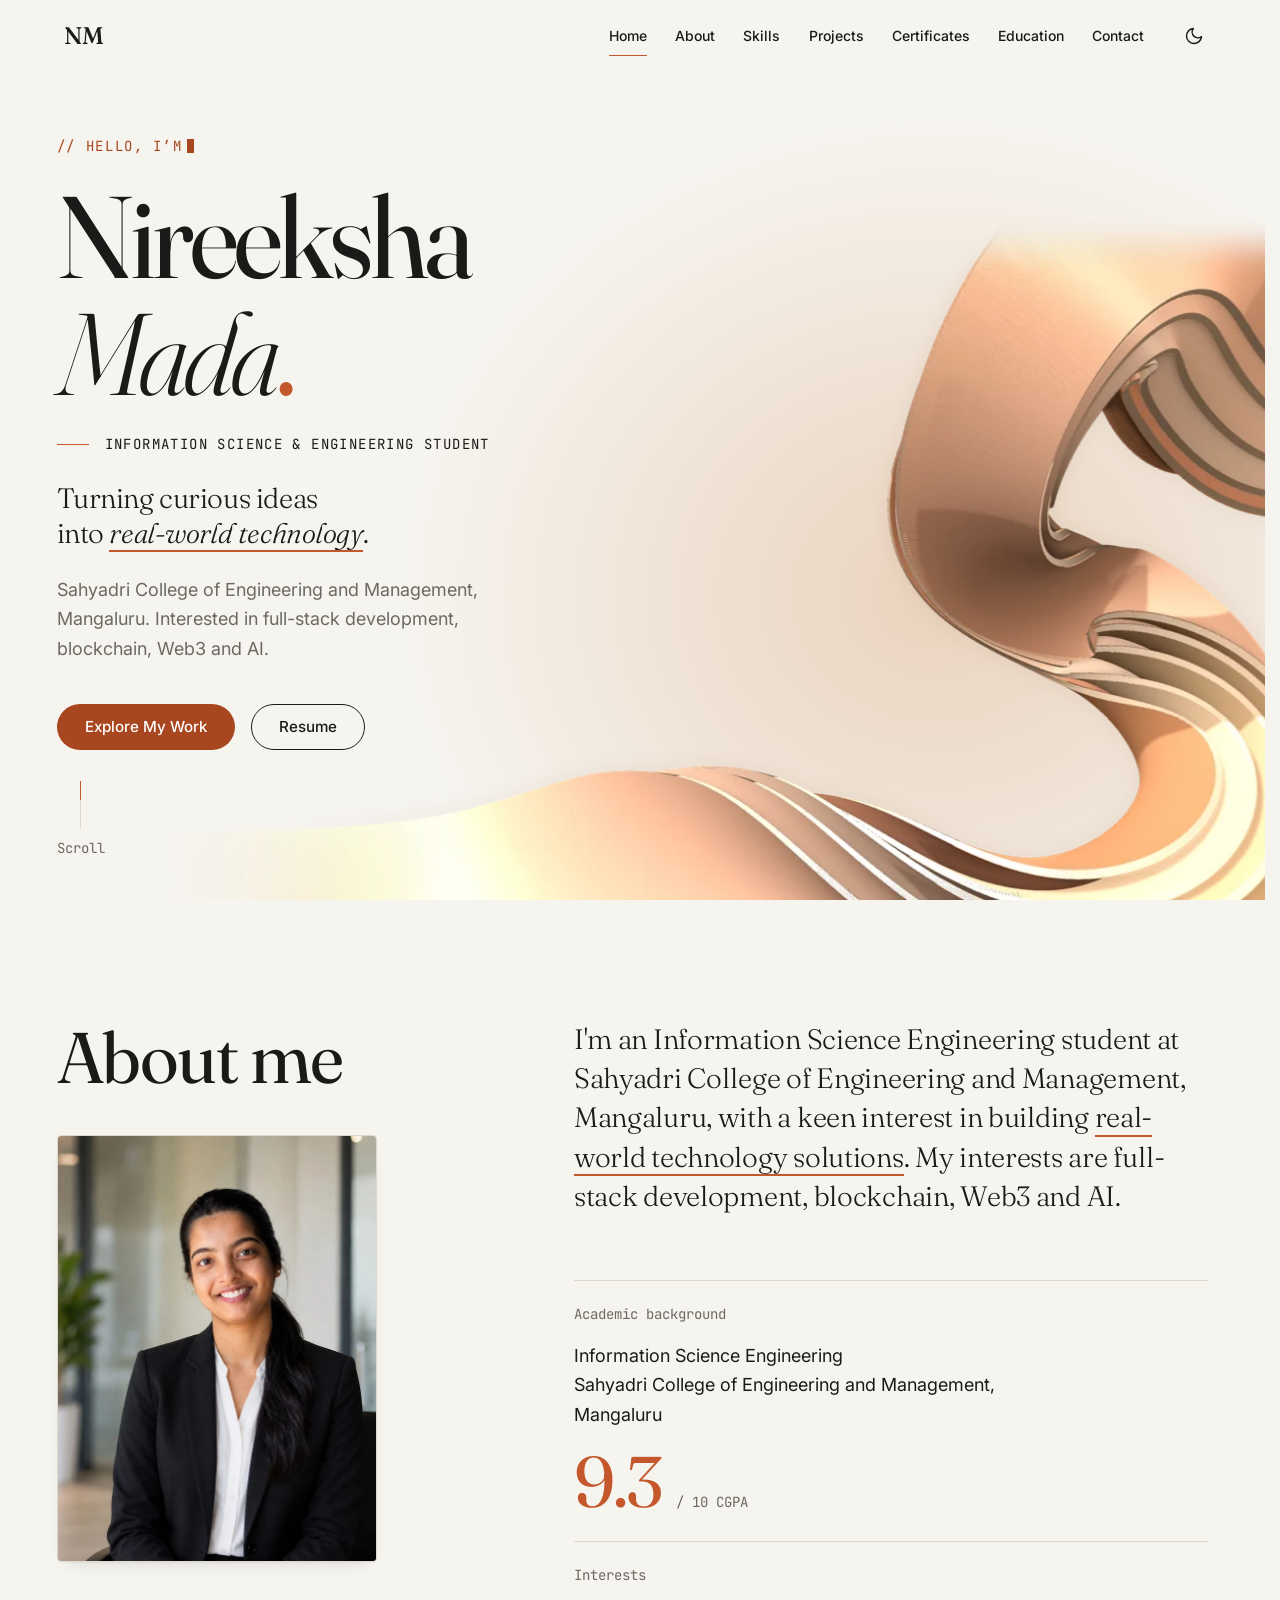
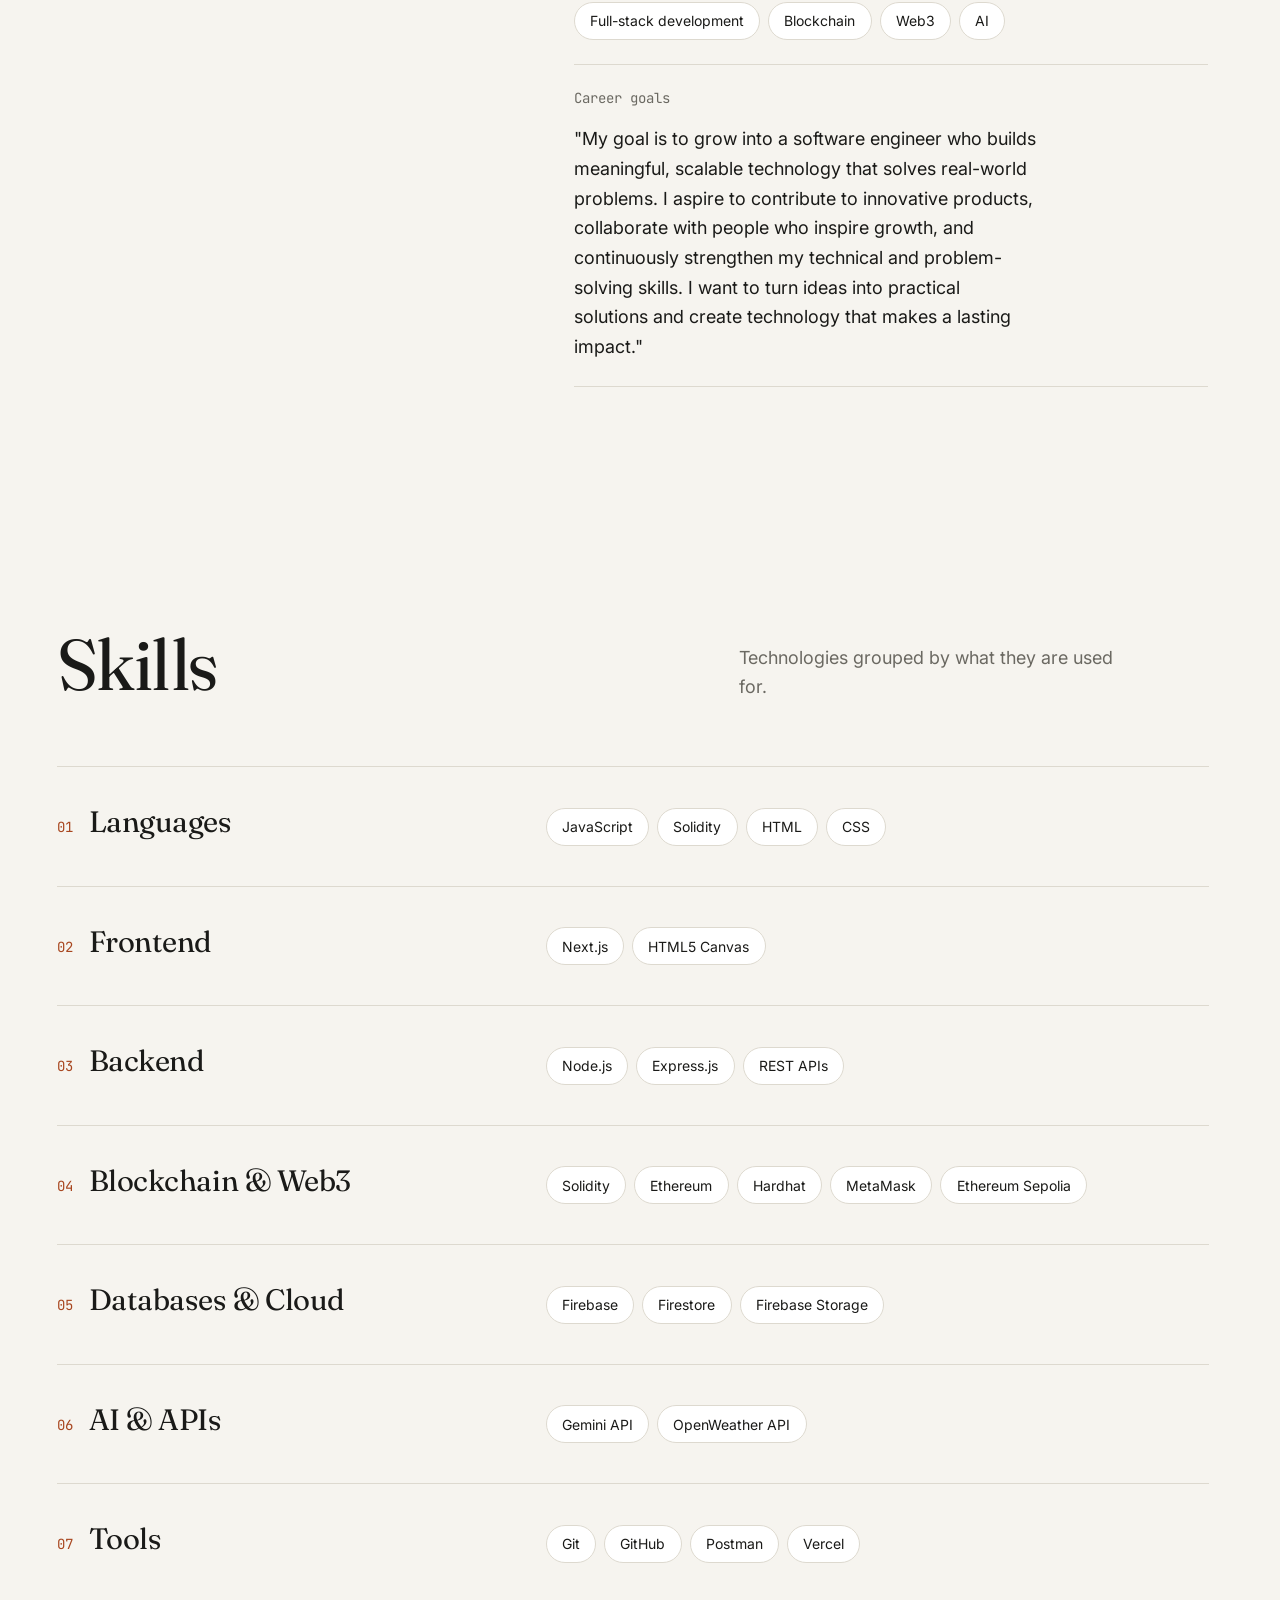
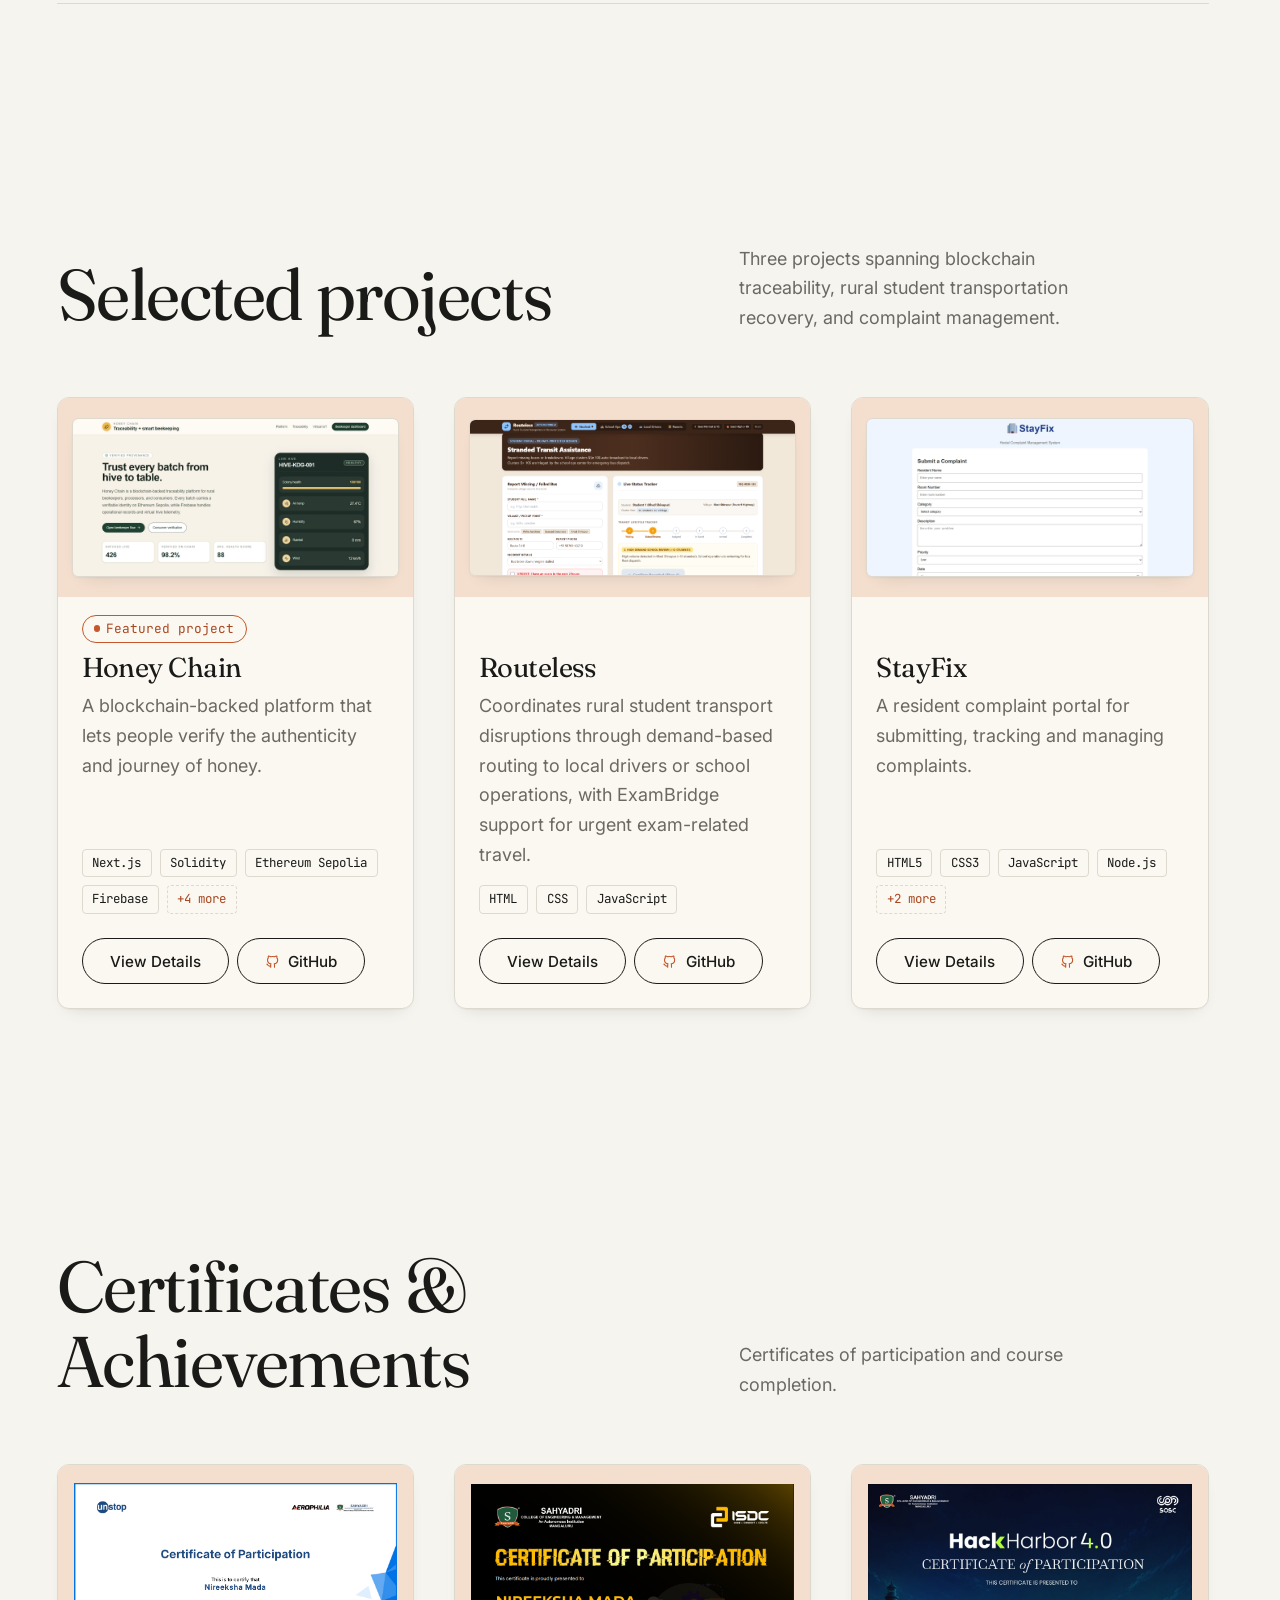
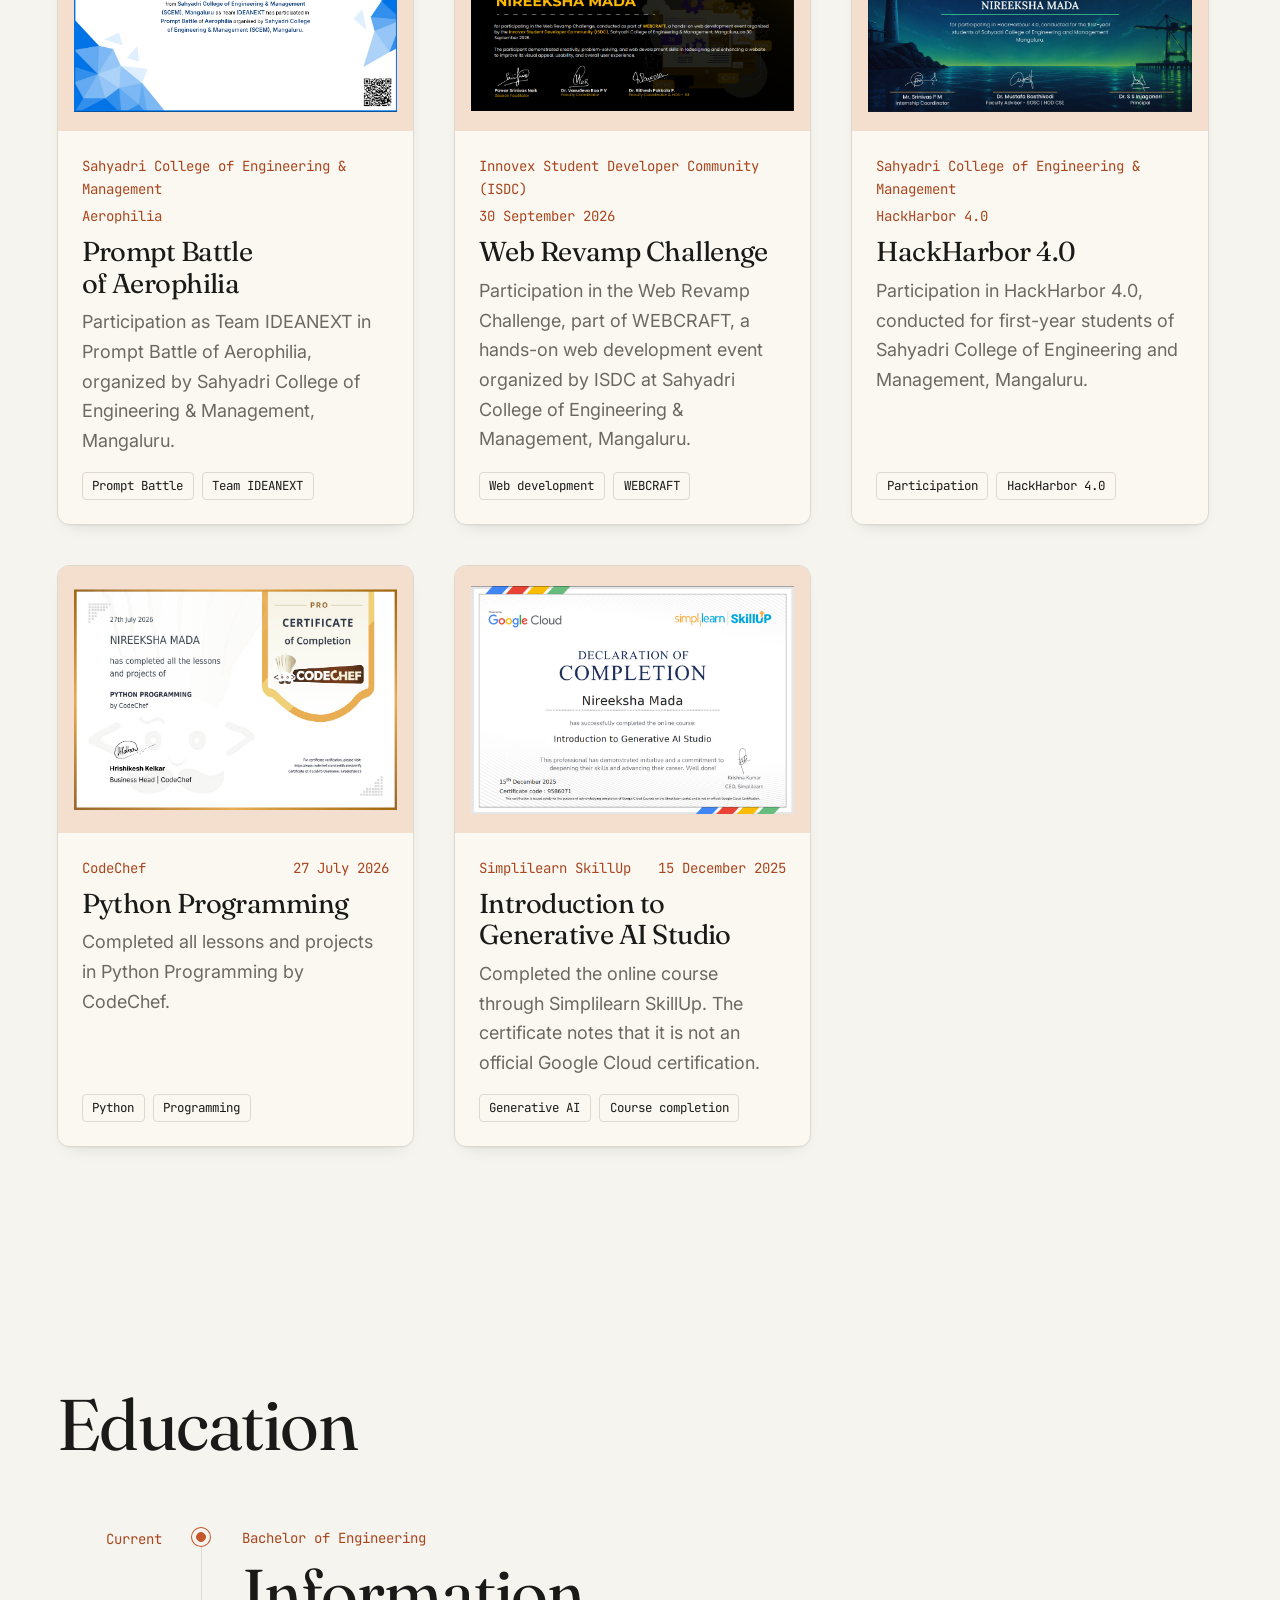
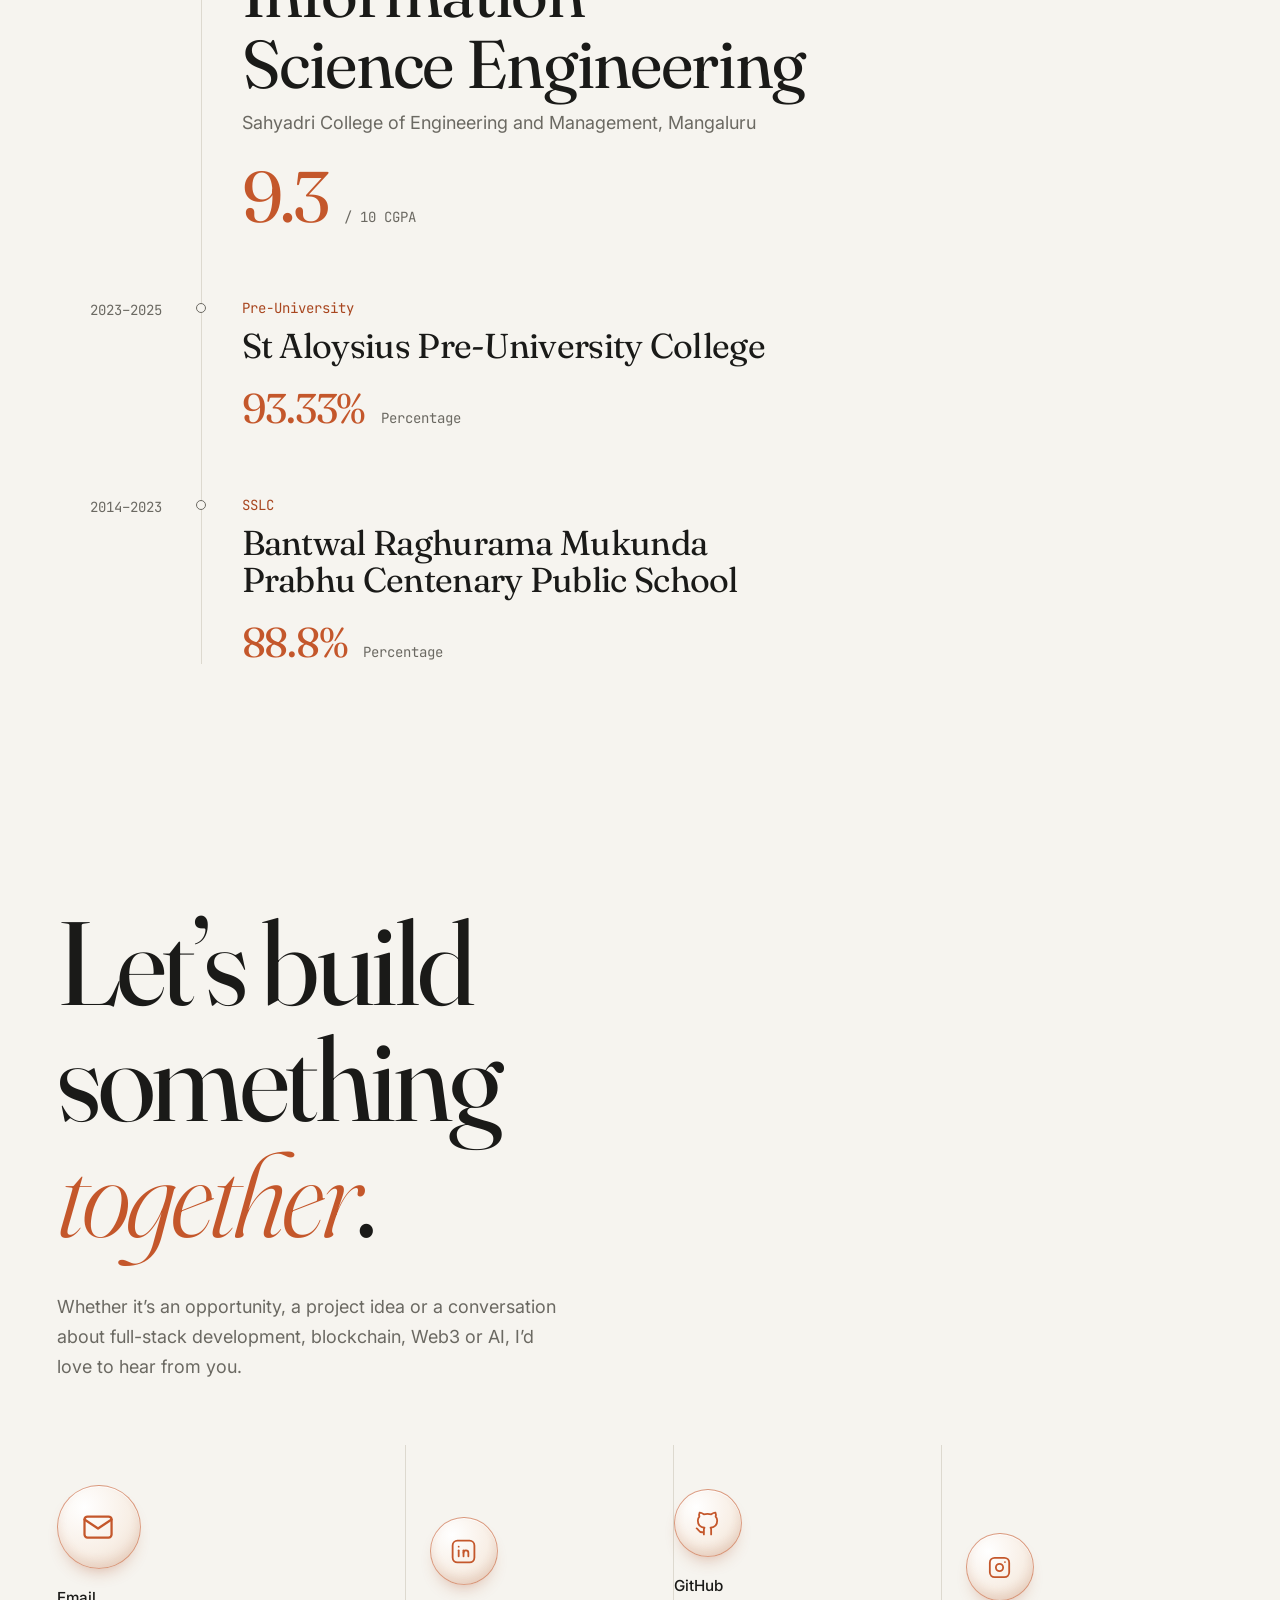
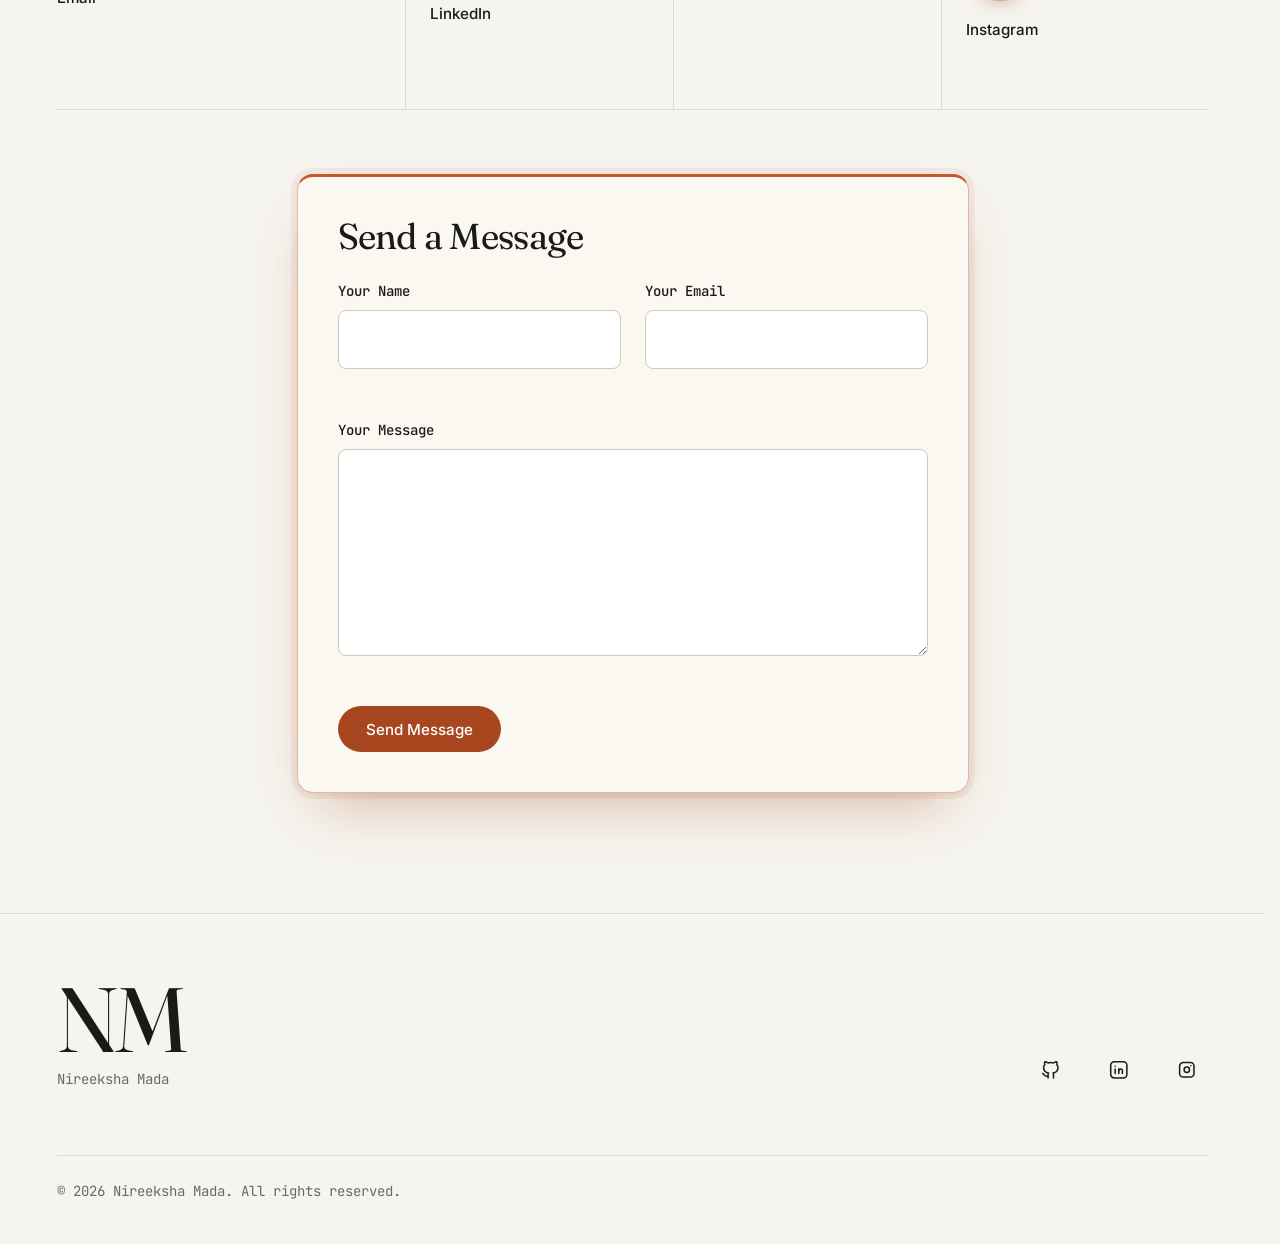
<file: index.html>
<!DOCTYPE html>
<html lang="en">
<head>
  <meta charset="UTF-8" />
  <meta name="viewport" content="width=device-width, initial-scale=1" />

  <title>Nireeksha Mada — Developer Portfolio</title>
  <meta name="description" content="Personal developer portfolio of Nireeksha Mada, Information Science Engineering student at Sahyadri College of Engineering and Management, Mangaluru." />
  <meta name="theme-color" content="#F6F4EF" />
  <link rel="preconnect" href="https://fonts.googleapis.com" />
  <link rel="preconnect" href="https://fonts.gstatic.com" crossorigin />
  <link
    href="https://fonts.googleapis.com/css2?family=Fraunces:ital,opsz,wght@0,9..144,300..700;1,9..144,300..700&family=Inter:wght@400;500;600&family=JetBrains+Mono:wght@400;500&display=swap"
    rel="stylesheet"
  />
  <script>
    document.documentElement.classList.add("js");
    try {
      if (localStorage.getItem("theme") === "dark") {
        document.documentElement.setAttribute("data-theme", "dark");
      }
    } catch (error) {
    }
    try {
      var portalSeen = /(?:^|; )portalSeen=1/.test(document.cookie);
      try { portalSeen = portalSeen || sessionStorage.getItem("portalSeen") === "1"; } catch (e) { /* ignore */ }
      if (!portalSeen) {
        document.documentElement.classList.add("portal-active");
      }
    } catch (error) {
    }
  </script>

  <link rel="stylesheet" href="style.css" />
  <script src="script.js" defer></script>
</head>

<body>
  <div id="portal" class="portal" aria-hidden="true">
    <div class="portal__veil"></div>
    <div class="portal__wash"></div>
    <div class="portal__ring"></div>
    <div class="portal__beam"></div>
  </div>

  <a class="skip-link" href="#main">Skip to main content</a>
  <header class="site-header">
    <div class="site-header__inner container">
      <a class="logo" href="#hero" aria-label="Nireeksha Mada — back to top"><span class="logo__text">NM</span></a>
      <div class="header-controls">
        <button class="theme-toggle" type="button" aria-label="Switch to dark mode">
          <svg class="theme-toggle__icon theme-toggle__icon--moon" viewBox="0 0 24 24" aria-hidden="true">
            <path d="M21 12.8A9 9 0 1 1 11.2 3a7 7 0 0 0 9.8 9.8z" />
          </svg>
          <svg class="theme-toggle__icon theme-toggle__icon--sun" viewBox="0 0 24 24" aria-hidden="true">
            <circle cx="12" cy="12" r="4" />
            <path d="M12 2v2M12 20v2M4.93 4.93l1.41 1.41M17.66 17.66l1.41 1.41M2 12h2M20 12h2M4.93 19.07l1.41-1.41M17.66 6.34l1.41-1.41" />
          </svg>
        </button>
        <button
          class="nav-toggle"
          type="button"
          aria-expanded="false"
          aria-controls="primary-nav"
          aria-label="Open menu"
        >
          <span class="nav-toggle__bar"></span>
          <span class="nav-toggle__bar"></span>
        </button>
        <nav class="nav" id="primary-nav" aria-label="Primary">
          <ul class="nav__list">
            <li><a class="nav__link" href="#hero"><span class="nav__label">Home</span></a></li>
            <li><a class="nav__link" href="#about"><span class="nav__label">About</span></a></li>
            <li><a class="nav__link" href="#skills"><span class="nav__label">Skills</span></a></li>
            <li><a class="nav__link" href="#projects"><span class="nav__label">Projects</span></a></li>
            <li><a class="nav__link" href="#certificates"><span class="nav__label">Certificates</span></a></li>
            <li><a class="nav__link" href="#education"><span class="nav__label">Education</span></a></li>
            <li><a class="nav__link" href="#contact"><span class="nav__label">Contact</span></a></li>
          </ul>
        </nav>

      </div>

    </div>
  </header>
  <main id="main">
    <section class="section section--hero" id="hero" aria-labelledby="hero-title">
      <div class="hero-visual" aria-hidden="true">
        <img
          class="hero-visual__img"
          src="assets/images/hero/hero-ribbon.webp"
          srcset="assets/images/hero/hero-ribbon-1200.webp 1200w, assets/images/hero/hero-ribbon.webp 2400w"
          sizes="(min-width: 52rem) 92vw, 130vw"
          alt=""
          width="2400"
          height="1500"
          fetchpriority="high"
          decoding="async"
        />
      </div>

      <div class="container hero">
        <p class="section__label hero__label">// Hello, I&rsquo;m<span class="cursor" aria-hidden="true"></span></p>
        <h1 class="hero-title" id="hero-title">
          <span class="hero-title__line"><span class="hero-title__text">Nireeksha</span></span>
          <span class="hero-title__line"><span class="hero-title__text hero-title__text--italic">Mada</span><span class="hero-title__dot" aria-hidden="true">.</span></span>
        </h1>

        <p class="hero__role">Information Science &amp; Engineering Student</p>

        <p class="hero__tagline">Turning curious ideas into <em class="underline-draw">real-world technology</em>.</p>

        <p class="hero__intro">
          Sahyadri College of Engineering and Management, Mangaluru. Interested in
          full-stack development, blockchain, Web3 and AI.
        </p>

        <div class="hero__actions">
          <a class="btn btn--primary" href="#projects">Explore My Work</a>
          <a class="btn btn--outline" href="resume.html">Resume</a>
        </div>

      </div>
      <a class="scroll-cue" href="#about" aria-label="Scroll to the About section">
        <span class="scroll-cue__line" aria-hidden="true"></span>
        Scroll
      </a>

    </section>
    <section class="section" id="about" aria-labelledby="about-title">
      <div class="container about">
        <div class="about__aside">
          <h2 class="section__title" id="about-title">About me</h2>
          <figure class="about__photo reveal">
            <div class="about__photo-frame">
              <img
                src="assets/images/about/about-photo.webp"
                srcset="assets/images/about/about-photo-640.webp 640w, assets/images/about/about-photo.webp 1086w"
                sizes="(min-width: 52rem) 20rem, min(20rem, 100vw)"
                alt="Portrait of Nireeksha Mada, smiling, in a black blazer over a white blouse, in a bright modern office"
                width="1086"
                height="1448"
                loading="lazy"
                decoding="async"
              />
            </div>
          </figure>
        </div>
        <div class="about__content">

          <p class="about__lead reveal">
            I'm an Information Science Engineering student at Sahyadri College of
            Engineering and Management, Mangaluru, with a keen interest in building
            <span class="mark">real-world technology solutions</span>. My interests are
            full-stack development, blockchain, Web3 and AI.
          </p>

          <div class="about__details">

            <div class="detail reveal">
              <h3 class="detail__title">Academic background</h3>
              <p class="detail__text">
                Information Science Engineering<br />
                Sahyadri College of Engineering and Management, Mangaluru
              </p>
              <p class="stat">
                <span class="stat__value">9.3</span>
                <span class="stat__unit">/ 10 CGPA</span>
              </p>
            </div>

            <div class="detail reveal" style="--delay: 100ms">
              <h3 class="detail__title">Interests</h3>
              <ul class="tags">
                <li>Full-stack development</li>
                <li>Blockchain</li>
                <li>Web3</li>
                <li>AI</li>
              </ul>
            </div>

            <div class="detail career-goals reveal" style="--delay: 200ms">
              <h3 class="detail__title">Career goals</h3>
              <p class="detail__text">
                "My goal is to grow into a software engineer who builds meaningful, scalable technology that solves real-world problems. I aspire to contribute to innovative products, collaborate with people who inspire growth, and continuously strengthen my technical and problem-solving skills. I want to turn ideas into practical solutions and create technology that makes a lasting impact."
              </p>
            </div>

          </div>
        </div>

      </div>
    </section>
    <section class="section" id="skills" aria-labelledby="skills-title">
      <div class="container">

        <div class="section-head">
          <div>
            <h2 class="section__title" id="skills-title">Skills</h2>
          </div>
          <p class="section-head__intro reveal">Technologies grouped by what they are used for.</p>
        </div>

        <div class="skills">

      <div class="skill-group reveal">
        <h3 class="skill-group__title"><span class="skill-group__num">01</span>Languages</h3>
        <ul class="tags">
          <li>JavaScript</li>
          <li>Solidity</li>
          <li>HTML</li>
          <li>CSS</li>
        </ul>
      </div>

      <div class="skill-group reveal">
        <h3 class="skill-group__title"><span class="skill-group__num">02</span>Frontend</h3>
        <ul class="tags">
          <li>Next.js</li>
          <li>HTML5 Canvas</li>
        </ul>
      </div>

      <div class="skill-group reveal">
        <h3 class="skill-group__title"><span class="skill-group__num">03</span>Backend</h3>
        <ul class="tags">
          <li>Node.js</li>
          <li>Express.js</li>
          <li>REST APIs</li>
        </ul>
      </div>

      <div class="skill-group reveal">
        <h3 class="skill-group__title"><span class="skill-group__num">04</span>Blockchain &amp; Web3</h3>
        <ul class="tags">
          <li>Solidity</li>
          <li>Ethereum</li>
          <li>Hardhat</li>
          <li>MetaMask</li>
          <li>Ethereum Sepolia</li>
        </ul>
      </div>

      <div class="skill-group reveal">
        <h3 class="skill-group__title"><span class="skill-group__num">05</span>Databases &amp; Cloud</h3>
        <ul class="tags">
          <li>Firebase</li>
          <li>Firestore</li>
          <li>Firebase Storage</li>
        </ul>
      </div>

      <div class="skill-group reveal">
        <h3 class="skill-group__title"><span class="skill-group__num">06</span>AI &amp; APIs</h3>
        <ul class="tags">
          <li>Gemini API</li>
          <li>OpenWeather API</li>
        </ul>
      </div>

      <div class="skill-group reveal">
        <h3 class="skill-group__title"><span class="skill-group__num">07</span>Tools</h3>
        <ul class="tags">
          <li>Git</li>
          <li>GitHub</li>
          <li>Postman</li>
          <li>Vercel</li>
        </ul>
      </div>

        </div>

      </div>
    </section>
    <section class="section" id="projects" aria-labelledby="projects-title">
      <div class="container">

        <div class="section-head">
          <div>
            <h2 class="section__title" id="projects-title">Selected projects</h2>
          </div>
          <p class="section-head__intro reveal">Three projects spanning blockchain traceability, rural student transportation recovery, and complaint management.</p>
        </div>
        <ul class="project-grid reveal" data-select-group>
          <li>
            <article class="project-card" tabindex="0" aria-current="false" data-selectable>
              <div class="project-card__image">
                <img src="assets/images/projects/honey-chain/landing.webp" alt="Honey Chain landing page headline &ldquo;Trust every batch from hive to table&rdquo; beside a live hive health panel" width="1600" height="768" loading="lazy" decoding="async" draggable="false" />
              </div>
              <div class="project-card__body">
                <div class="project-card__flag"><span class="project__badge project-card__badge">Featured project</span></div>
                <h3 class="project-card__title">Honey Chain</h3>
                <p class="project-card__desc">A blockchain-backed platform that lets people verify the authenticity and journey of honey.</p>
                <ul class="tech-list">
                <li>Next.js</li>
                <li>Solidity</li>
                <li>Ethereum Sepolia</li>
                <li>Firebase</li>
                <li class="tech-more">+4 more</li>
                </ul>
                <div class="project-card__actions">
                  <button class="btn btn--outline" type="button" data-open-panel="panel-honey-chain" aria-haspopup="dialog">View Details<span class="visually-hidden"> for Honey Chain</span></button>
                  <a class="btn btn--outline project-card__github" data-repo="honey-chain" href="#projects"><svg viewBox="0 0 24 24" aria-hidden="true"><path d="M9 19c-4.3 1.4 -4.3 -2.5 -6 -3m12 5v-3.5c0 -1 .1 -1.4 -.5 -2c2.8 -.3 5.5 -1.4 5.5 -6a4.6 4.6 0 0 0 -1.3 -3.2a4.2 4.2 0 0 0 -.1 -3.2s-1.1 -.3 -3.5 1.3a12.3 12.3 0 0 0 -6.2 0c-2.4 -1.6 -3.5 -1.3 -3.5 -1.3a4.2 4.2 0 0 0 -.1 3.2a4.6 4.6 0 0 0 -1.3 3.2c0 4.6 2.7 5.7 5.5 6c-.6 .6 -.6 1.2 -.5 2v3.5" /></svg>GitHub<span class="visually-hidden"> repository for Honey Chain (opens in a new tab)</span></a>
                </div>
              </div>
            </article>
          </li>
          <li>
            <article class="project-card" tabindex="0" aria-current="false" data-selectable>
              <div class="project-card__image">
                <img src="assets/images/projects/routeless/student-portal.png" alt="Routeless Student Portal showing a missing bus report form and live transit status tracker" width="1613" height="768" loading="lazy" decoding="async" draggable="false" />
              </div>
              <div class="project-card__body">
                <div class="project-card__flag"></div>
                <h3 class="project-card__title">Routeless</h3>
                <p class="project-card__desc">Coordinates rural student transport disruptions through demand-based routing to local drivers or school operations, with ExamBridge support for urgent exam-related travel.</p>
                <ul class="tech-list">
                <li>HTML</li>
                <li>CSS</li>
                <li>JavaScript</li>
                </ul>
                <div class="project-card__actions">
                  <button class="btn btn--outline" type="button" data-open-panel="panel-routeless" aria-haspopup="dialog">View Details<span class="visually-hidden"> for Routeless</span></button>
                  <a class="btn btn--outline project-card__github" data-repo="routeless" href="#projects"><svg viewBox="0 0 24 24" aria-hidden="true"><path d="M9 19c-4.3 1.4 -4.3 -2.5 -6 -3m12 5v-3.5c0 -1 .1 -1.4 -.5 -2c2.8 -.3 5.5 -1.4 5.5 -6a4.6 4.6 0 0 0 -1.3 -3.2a4.2 4.2 0 0 0 -.1 -3.2s-1.1 -.3 -3.5 1.3a12.3 12.3 0 0 0 -6.2 0c-2.4 -1.6 -3.5 -1.3 -3.5 -1.3a4.2 4.2 0 0 0 -.1 3.2a4.6 4.6 0 0 0 -1.3 3.2c0 4.6 2.7 5.7 5.5 6c-.6 .6 -.6 1.2 -.5 2v3.5" /></svg>GitHub<span class="visually-hidden"> repository for Routeless (opens in a new tab)</span></a>
                </div>
              </div>
            </article>
          </li>
          <li>
            <article class="project-card" tabindex="0" aria-current="false" data-selectable>
              <div class="project-card__image">
                <img src="assets/images/projects/stayfix/submit-complaint.webp" alt="StayFix complaint form with resident name, room number, category, description, priority and date fields" width="1600" height="768" loading="lazy" decoding="async" draggable="false" />
              </div>
              <div class="project-card__body">
                <div class="project-card__flag"></div>
                <h3 class="project-card__title">StayFix</h3>
                <p class="project-card__desc">A resident complaint portal for submitting, tracking and managing complaints.</p>
                <ul class="tech-list">
                <li>HTML5</li>
                <li>CSS3</li>
                <li>JavaScript</li>
                <li>Node.js</li>
                <li class="tech-more">+2 more</li>
                </ul>
                <div class="project-card__actions">
                  <button class="btn btn--outline" type="button" data-open-panel="panel-stayfix" aria-haspopup="dialog">View Details<span class="visually-hidden"> for StayFix</span></button>
                  <a class="btn btn--outline project-card__github" data-repo="stayfix" href="#projects"><svg viewBox="0 0 24 24" aria-hidden="true"><path d="M9 19c-4.3 1.4 -4.3 -2.5 -6 -3m12 5v-3.5c0 -1 .1 -1.4 -.5 -2c2.8 -.3 5.5 -1.4 5.5 -6a4.6 4.6 0 0 0 -1.3 -3.2a4.2 4.2 0 0 0 -.1 -3.2s-1.1 -.3 -3.5 1.3a12.3 12.3 0 0 0 -6.2 0c-2.4 -1.6 -3.5 -1.3 -3.5 -1.3a4.2 4.2 0 0 0 -.1 3.2a4.6 4.6 0 0 0 -1.3 3.2c0 4.6 2.7 5.7 5.5 6c-.6 .6 -.6 1.2 -.5 2v3.5" /></svg>GitHub<span class="visually-hidden"> repository for StayFix (opens in a new tab)</span></a>
                </div>
              </div>
            </article>
          </li>
        </ul>

      </div>
    </section>
    <section class="section" id="certificates" aria-labelledby="certificates-title">
      <div class="container">

        <div class="section-head">
          <div>
            <h2 class="section__title" id="certificates-title">Certificates &amp; Achievements</h2>
          </div>
          <p class="section-head__intro reveal">Certificates of participation and course completion.</p>
        </div>

        <ul class="cert-grid reveal" data-select-group>
            <li>
              <article class="cert-card" tabindex="0" aria-current="false" data-selectable>
                <div class="cert-card__image">
                  <img src="assets/images/certificates/prompt-battle-aerophilia.png" alt="Unstop certificate of participation awarded to Nireeksha Mada as Team IDEANEXT in Prompt Battle of Aerophilia." loading="lazy" decoding="async" draggable="false" />
                </div>
                <div class="cert-card__body">
                  <p class="cert-card__meta">
                    <span>Sahyadri College of Engineering &amp; Management</span>
                    <span>Aerophilia</span>
                  </p>
                  <h3 class="cert-card__title">Prompt Battle of Aerophilia</h3>
                  <p class="cert-card__desc">Participation as Team IDEANEXT in Prompt Battle of Aerophilia, organized by Sahyadri College of Engineering &amp; Management, Mangaluru.</p>
                  <ul class="tech-list">
                    <li>Prompt Battle</li>
                    <li>Team IDEANEXT</li>
                  </ul>
                </div>
              </article>
            </li>
            <li>
              <article class="cert-card" tabindex="0" aria-current="false" data-selectable>
                <div class="cert-card__image">
                  <img src="assets/images/certificates/web-revamp-challenge.png" alt="Certificate of participation awarded to Nireeksha Mada for the Web Revamp Challenge at WEBCRAFT." loading="lazy" decoding="async" draggable="false" />
                </div>
                <div class="cert-card__body">
                  <p class="cert-card__meta">
                    <span>Innovex Student Developer Community (ISDC)</span>
                    <span>30 September 2026</span>
                  </p>
                  <h3 class="cert-card__title">Web Revamp Challenge</h3>
                  <p class="cert-card__desc">Participation in the Web Revamp Challenge, part of WEBCRAFT, a hands-on web development event organized by ISDC at Sahyadri College of Engineering &amp; Management, Mangaluru.</p>
                  <ul class="tech-list">
                    <li>Web development</li>
                    <li>WEBCRAFT</li>
                  </ul>
                </div>
              </article>
            </li>
            <li>
              <article class="cert-card" tabindex="0" aria-current="false" data-selectable>
                <div class="cert-card__image">
                  <img src="assets/images/certificates/hackharbor-4-participation.jpg" alt="HackHarbor 4.0 certificate of participation awarded to Nireeksha Mada by Sahyadri College of Engineering and Management." loading="lazy" decoding="async" draggable="false" />
                </div>
                <div class="cert-card__body">
                  <p class="cert-card__meta">
                    <span>Sahyadri College of Engineering &amp; Management</span>
                    <span>HackHarbor 4.0</span>
                  </p>
                  <h3 class="cert-card__title">HackHarbor 4.0</h3>
                  <p class="cert-card__desc">Participation in HackHarbor 4.0, conducted for first-year students of Sahyadri College of Engineering and Management, Mangaluru.</p>
                  <ul class="tech-list">
                    <li>Participation</li>
                    <li>HackHarbor 4.0</li>
                  </ul>
                </div>
              </article>
            </li>
            <li>
              <article class="cert-card" tabindex="0" aria-current="false" data-selectable>
                <div class="cert-card__image">
                  <img src="assets/images/certificates/codechef-python-programming.jpg" alt="CodeChef Python Programming certificate of completion awarded to Nireeksha Mada on 27 July 2026." loading="lazy" decoding="async" draggable="false" />
                </div>
                <div class="cert-card__body">
                  <p class="cert-card__meta">
                    <span>CodeChef</span>
                    <span>27 July 2026</span>
                  </p>
                  <h3 class="cert-card__title">Python Programming</h3>
                  <p class="cert-card__desc">Completed all lessons and projects in Python Programming by CodeChef.</p>
                  <ul class="tech-list">
                    <li>Python</li>
                    <li>Programming</li>
                  </ul>
                </div>
              </article>
            </li>
            <li>
              <article class="cert-card" tabindex="0" aria-current="false" data-selectable>
                <div class="cert-card__image">
                  <img src="assets/images/certificates/generative-ai-studio-completion.png" alt="Simplilearn SkillUp certificate of completion for Introduction to Generative AI Studio awarded to Nireeksha Mada on 15 December 2025." loading="lazy" decoding="async" draggable="false" />
                </div>
                <div class="cert-card__body">
                  <p class="cert-card__meta">
                    <span>Simplilearn SkillUp</span>
                    <span>15 December 2025</span>
                  </p>
                  <h3 class="cert-card__title">Introduction to Generative AI Studio</h3>
                  <p class="cert-card__desc">Completed the online course through Simplilearn SkillUp. The certificate notes that it is not an official Google Cloud certification.</p>
                  <ul class="tech-list">
                    <li>Generative AI</li>
                    <li>Course completion</li>
                  </ul>
                </div>
              </article>
            </li>
        </ul>

      </div>
    </section>
    <section class="section" id="education" aria-labelledby="education-title">
      <div class="container">

        <div class="section-head">
          <div>
            <h2 class="section__title" id="education-title">Education</h2>
          </div>
          <p class="section-head__intro reveal">My academic journey so far.</p>
        </div>

        <ol class="timeline">
          <li class="timeline__item timeline__item--current reveal">
            <div class="timeline__body">
              <p class="timeline__date">Current</p>
              <p class="timeline__kind">Bachelor of Engineering</p>
              <h3 class="timeline__title">Information Science Engineering</h3>
              <p class="timeline__place">Sahyadri College of Engineering and Management, Mangaluru</p>
              <p class="stat">
                <span class="stat__value">9.3</span>
                <span class="stat__unit">/ 10 CGPA</span>
              </p>
            </div>
          </li>

          <li class="timeline__item reveal">
            <div class="timeline__body">
              <p class="timeline__date">2023&ndash;2025</p>
              <p class="timeline__kind">Pre-University</p>
              <h3 class="timeline__title">St Aloysius Pre-University College</h3>
              <p class="stat stat--small">
                <span class="stat__value">93.33%</span>
                <span class="stat__unit">Percentage</span>
              </p>
            </div>
          </li>

          <li class="timeline__item reveal">
            <div class="timeline__body">
              <p class="timeline__date">2014&ndash;2023</p>
              <p class="timeline__kind">SSLC</p>
              <h3 class="timeline__title">Bantwal Raghurama Mukunda Prabhu Centenary Public School</h3>
              <p class="stat stat--small">
                <span class="stat__value">88.8%</span>
                <span class="stat__unit">Percentage</span>
              </p>
            </div>
          </li>

        </ol>

      </div>
    </section>
    <section class="section" id="contact" aria-labelledby="contact-title">
      <div class="container">

        <h2 class="contact__title" id="contact-title">Let&rsquo;s build something <em>together</em>.</h2>
        <p class="contact__intro reveal">
          Whether it&rsquo;s an opportunity, a project idea or a conversation about
          full-stack development, blockchain, Web3 or AI, I&rsquo;d love to hear from you.
        </p>
        <nav class="contact-strip" aria-label="Contact links">

          <a class="contact-item contact-item--lead reveal" href="mailto:nireekshamada@gmail.com">
            <span class="contact-item__orb" aria-hidden="true"><svg class="contact-item__icon" viewBox="0 0 24 24" aria-hidden="true"><path d="M3 7a2 2 0 0 1 2 -2h14a2 2 0 0 1 2 2v10a2 2 0 0 1 -2 2h-14a2 2 0 0 1 -2 -2v-10z" /><path d="M3 7l9 6l9 -6" /></svg></span>
            <span class="contact-item__name">Email<svg class="contact-item__arrow" viewBox="0 0 24 24" aria-hidden="true"><path d="M7 17L17 7M8 7h9v9" /></svg></span>
            <span class="contact-item__desc">Write to me<span class="contact-item__detail">nireekshamada@gmail.com</span></span>
          </a>

          <a class="contact-item reveal" style="--delay: 100ms" data-link="linkedin" href="https://www.linkedin.com/in/nireeksha-mada-5812a2374" target="_blank" rel="noopener noreferrer">
            <span class="contact-item__orb" aria-hidden="true"><svg class="contact-item__icon" viewBox="0 0 24 24" aria-hidden="true"><path d="M8 11v5" /><path d="M8 8v.01" /><path d="M12 16v-5" /><path d="M16 16v-3a2 2 0 1 0 -4 0" /><path d="M3 7a4 4 0 0 1 4 -4h10a4 4 0 0 1 4 4v10a4 4 0 0 1 -4 4h-10a4 4 0 0 1 -4 -4z" /></svg></span>
            <span class="contact-item__name">LinkedIn <span class="visually-hidden">(opens in a new tab)</span><svg class="contact-item__arrow" viewBox="0 0 24 24" aria-hidden="true"><path d="M7 17L17 7M8 7h9v9" /></svg></span>
            <span class="contact-item__desc">Let&rsquo;s connect<span class="contact-item__detail">Nireeksha Mada</span></span>
          </a>

          <a class="contact-item reveal" style="--delay: 200ms" data-link="github" href="https://github.com/NireekshaMada" target="_blank" rel="noopener noreferrer">
            <span class="contact-item__orb" aria-hidden="true"><svg class="contact-item__icon" viewBox="0 0 24 24" aria-hidden="true"><path d="M9 19c-4.3 1.4 -4.3 -2.5 -6 -3m12 5v-3.5c0 -1 .1 -1.4 -.5 -2c2.8 -.3 5.5 -1.4 5.5 -6a4.6 4.6 0 0 0 -1.3 -3.2a4.2 4.2 0 0 0 -.1 -3.2s-1.1 -.3 -3.5 1.3a12.3 12.3 0 0 0 -6.2 0c-2.4 -1.6 -3.5 -1.3 -3.5 -1.3a4.2 4.2 0 0 0 -.1 3.2a4.6 4.6 0 0 0 -1.3 3.2c0 4.6 2.7 5.7 5.5 6c-.6 .6 -.6 1.2 -.5 2v3.5" /></svg></span>
            <span class="contact-item__name">GitHub <span class="visually-hidden">(opens in a new tab)</span><svg class="contact-item__arrow" viewBox="0 0 24 24" aria-hidden="true"><path d="M7 17L17 7M8 7h9v9" /></svg></span>
            <span class="contact-item__desc">Code and projects<span class="contact-item__detail">@<span data-handle="github">NireekshaMada</span></span></span>
          </a>

          <a class="contact-item reveal" style="--delay: 300ms" data-link="instagram" href="https://www.instagram.com/nireeksha_mada/" target="_blank" rel="noopener noreferrer">
            <span class="contact-item__orb" aria-hidden="true"><svg class="contact-item__icon" viewBox="0 0 24 24" aria-hidden="true"><path d="M4 8a4 4 0 0 1 4 -4h8a4 4 0 0 1 4 4v8a4 4 0 0 1 -4 4h-8a4 4 0 0 1 -4 -4z" /><path d="M9 12a3 3 0 1 0 6 0a3 3 0 0 0 -6 0" /><path d="M16.5 7.5v.01" /></svg></span>
            <span class="contact-item__name">Instagram <span class="visually-hidden">(opens in a new tab)</span><svg class="contact-item__arrow" viewBox="0 0 24 24" aria-hidden="true"><path d="M7 17L17 7M8 7h9v9" /></svg></span>
            <span class="contact-item__desc">Say hello<span class="contact-item__detail">@<span data-handle="instagram">nireeksha_mada</span></span></span>
          </a>

        </nav>
        <form class="contact-form reveal" id="contact-form" novalidate>
          <h3 class="contact-form__title">Send a Message</h3>

          <p class="contact-form__note" id="cf-note" hidden>This form is not set up yet, so messages cannot be sent from here for now.</p>

          <div class="contact-form__row">
            <div class="field">
              <label for="cf-name">Your Name</label>
              <input id="cf-name" name="name" type="text" autocomplete="name" maxlength="80" required aria-describedby="cf-name-error" />
              <p class="field__error" id="cf-name-error"></p>
            </div>
            <div class="field">
              <label for="cf-email">Your Email</label>
              <input id="cf-email" name="email" type="email" autocomplete="email" maxlength="120" required aria-describedby="cf-email-error" />
              <p class="field__error" id="cf-email-error"></p>
            </div>
          </div>

          <div class="field">
            <label for="cf-message">Your Message</label>
            <textarea id="cf-message" name="message" rows="6" maxlength="2000" required aria-describedby="cf-message-error"></textarea>
            <p class="field__error" id="cf-message-error"></p>
          </div>
          <div class="field--trap" aria-hidden="true">
            <label for="cf-gotcha">Leave this field empty</label>
            <input id="cf-gotcha" name="_gotcha" type="text" tabindex="-1" autocomplete="off" />
          </div>

          <div class="contact-form__actions">
            <button class="btn btn--primary" type="submit" id="cf-submit">Send Message</button>
            <p class="contact-form__status" id="cf-status" role="status" aria-live="polite"></p>
          </div>

          <noscript><p class="contact-form__note">Sending a message needs JavaScript to be switched on.</p></noscript>
        </form>

      </div>
    </section>

  </main>
  <footer class="site-footer">
    <div class="container">

      <div class="site-footer__row">
        <div>
          <p class="site-footer__initials" aria-hidden="true">NM</p>
          <p class="site-footer__name">Nireeksha Mada</p>
        </div>

        <nav class="site-footer__links" aria-label="Social links">
          <a class="site-footer__social-link" href="https://github.com/NireekshaMada" target="_blank" rel="noopener noreferrer" aria-label="GitHub (opens in a new tab)">
            <svg class="site-footer__icon" viewBox="0 0 24 24" aria-hidden="true"><path d="M9 19c-4.3 1.4 -4.3 -2.5 -6 -3m12 5v-3.5c0 -1 .1 -1.4 -.5 -2c2.8 -.3 5.5 -1.4 5.5 -6a4.6 4.6 0 0 0 -1.3 -3.2a4.2 4.2 0 0 0 -.1 -3.2s-1.1 -.3 -3.5 1.3a12.3 12.3 0 0 0 -6.2 0c-2.4 -1.6 -3.5 -1.3 -3.5 -1.3a4.2 4.2 0 0 0 -.1 3.2a4.6 4.6 0 0 0 -1.3 3.2c0 4.6 2.7 5.7 5.5 6c-.6 .6 -.6 1.2 -.5 2v3.5" /></svg>
          </a>
          <a class="site-footer__social-link" href="https://www.linkedin.com/in/nireeksha-mada-5812a2374" target="_blank" rel="noopener noreferrer" aria-label="LinkedIn (opens in a new tab)">
            <svg class="site-footer__icon" viewBox="0 0 24 24" aria-hidden="true"><path d="M8 11v5" /><path d="M8 8v.01" /><path d="M12 16v-5" /><path d="M16 16v-3a2 2 0 1 0 -4 0" /><path d="M3 7a4 4 0 0 1 4 -4h10a4 4 0 0 1 4 4v10a4 4 0 0 1 -4 4h-10a4 4 0 0 1 -4 -4z" /></svg>
          </a>
          <a class="site-footer__social-link" href="https://www.instagram.com/nireeksha_mada?vrfl=MW1wOG45dGVlY2Zmag==" target="_blank" rel="noopener noreferrer" aria-label="Instagram (opens in a new tab)">
            <svg class="site-footer__icon" viewBox="0 0 24 24" aria-hidden="true"><path d="M4 8a4 4 0 0 1 4 -4h8a4 4 0 0 1 4 4v8a4 4 0 0 1 -4 4h-8a4 4 0 0 1 -4 -4z" /><path d="M9 12a3 3 0 1 0 6 0a3 3 0 0 0 -6 0" /><path d="M16.5 7.5v.01" /></svg>
          </a>
        </nav>
      </div>

      <div class="site-footer__bottom">
        <p>&copy; 2026 Nireeksha Mada. All rights reserved.</p>
      </div>

    </div>
  </footer>
  <div class="project-panel" id="panel-honey-chain" role="dialog" aria-modal="true" aria-labelledby="honey-chain-title" hidden>
    <div class="project-panel__bar">
      <div class="container project-panel__bar-inner">
        <span class="project-panel__label">Project details</span>
        <button class="btn btn--outline" type="button" data-close-panel>Close<span class="visually-hidden"> project details</span></button>
      </div>
    </div>
    <div class="container project-panel__inner">
        <article class="project project--featured" id="project-honey-chain" aria-labelledby="honey-chain-title">

          <header class="project__head">
            <p class="project__meta"><span class="project__badge">Featured project</span></p>
            <h3 class="project__title" id="honey-chain-title">Honey Chain</h3>
            <p class="project__subtitle">Honey Traceability System</p>
          </header>
          <div class="gallery reveal" data-gallery style="--others: 3; --ratio: 2.08">
            <div class="gallery__track" role="group" aria-label="Honey Chain screenshots">
            <button class="gallery__slide" type="button" aria-pressed="false" data-caption="IoT dashboard" style="--i: 0">
              <img src="assets/images/projects/honey-chain/iot-dashboard.webp" alt="Honey Chain simulated IoT dashboard with a live telemetry chart and temperature, humidity, hive weight and bee activity readings" width="1600" height="768" draggable="false" loading="lazy" decoding="async" />
            </button>
            <button class="gallery__slide is-active" type="button" aria-pressed="true" data-caption="Landing page" style="--i: 1">
              <img src="assets/images/projects/honey-chain/landing.webp" alt="Honey Chain landing page headline &ldquo;Trust every batch from hive to table&rdquo; beside a live hive health panel" width="1600" height="768" draggable="false" loading="lazy" decoding="async" />
            </button>
            <button class="gallery__slide" type="button" aria-pressed="false" data-caption="Traceability timeline" style="--i: 2">
              <img src="assets/images/projects/honey-chain/traceability.webp" alt="Honey Chain traceability timeline for a honey batch with on-chain verified steps and a counterfeit detection warning" width="1600" height="768" draggable="false" loading="lazy" decoding="async" />
            </button>
            <button class="gallery__slide" type="button" aria-pressed="false" data-caption="Registration" style="--i: 3">
              <img src="assets/images/projects/honey-chain/registration.webp" alt="Honey Chain account creation form with name, email, password and a role choice of Beekeeper, Processor or Admin" width="1600" height="768" draggable="false" loading="lazy" decoding="async" />
            </button>
            </div>
            <p class="gallery__caption" aria-live="polite">
              <span class="gallery__count">02 / 04</span>
              <span class="gallery__name">Landing page</span>
              <span class="gallery__nav" aria-label="Gallery navigation">
                <button class="gallery__arrow gallery__arrow--prev" type="button" aria-label="Previous screenshot"><svg viewBox="0 0 24 24" aria-hidden="true"><path d="M15 18l-6-6l6-6" /></svg></button>
                <button class="gallery__arrow gallery__arrow--next" type="button" aria-label="Next screenshot"><svg viewBox="0 0 24 24" aria-hidden="true"><path d="M9 18l6-6l-6-6" /></svg></button>
              </span>
              <span class="gallery__hint" aria-hidden="true">Drag or swipe</span>
            </p>
          </div>

          <div class="project__body">
            <p class="project__desc">A blockchain-backed honey traceability platform that helps users verify the authenticity and journey of honey, from beekeeper and hive management through harvesting, processing, packaging and consumer verification.</p>

            <div class="project__facts">
              <h4 class="project__label">Highlights</h4>
              <ul class="project__highlights">
              <li>Blockchain-based batch registration and provenance</li>
              <li>Role-based workflows</li>
              <li>QR-based public verification</li>
              <li>Gemini AI and OpenWeather integration</li>
              </ul>

              <h4 class="project__label">Built with</h4>
              <ul class="tech-list">
              <li>Next.js</li>
              <li>Solidity</li>
              <li>Ethereum Sepolia</li>
              <li>Firebase</li>
              <li>Hardhat</li>
              <li>Gemini</li>
              <li>OpenWeather</li>
              <li>MetaMask</li>
              </ul>
            </div>
          </div>

        </article>
    </div>
  </div>
  <div class="project-panel" id="panel-routeless" role="dialog" aria-modal="true" aria-labelledby="routeless-title" hidden>
    <div class="project-panel__bar">
      <div class="container project-panel__bar-inner">
        <span class="project-panel__label">Project details</span>
        <button class="btn btn--outline" type="button" data-close-panel>Close<span class="visually-hidden"> project details</span></button>
      </div>
    </div>
    <div class="container project-panel__inner">
        <article class="project" id="project-routeless" aria-labelledby="routeless-title">

          <header class="project__head">
            <h3 class="project__title" id="routeless-title">Routeless</h3>
            <p class="project__subtitle">Rural Student Transportation Recovery System</p>
          </header>
          <div class="gallery reveal" data-gallery style="--others: 3; --ratio: 2">
            <div class="gallery__track" role="group" aria-label="Routeless screenshots">
            <button class="gallery__slide is-active" type="button" aria-pressed="true" data-caption="Student Portal" style="--i: 0">
              <img src="assets/images/projects/routeless/student-portal.png" alt="Routeless Student Portal showing a missing bus report form and live transit status tracker" width="1613" height="768" draggable="false" loading="lazy" decoding="async" />
            </button>
            <button class="gallery__slide" type="button" aria-pressed="false" data-caption="School Operations Dashboard" style="--i: 1">
              <img src="assets/images/projects/routeless/school-operations.png" alt="Routeless School Operations dashboard showing high-demand dispatch and ExamBridge counts" width="1622" height="768" draggable="false" loading="lazy" decoding="async" />
            </button>
            <button class="gallery__slide" type="button" aria-pressed="false" data-caption="Local Driver Board" style="--i: 2">
              <img src="assets/images/projects/routeless/local-drivers.png" alt="Routeless Local Driver board with an available auto-broadcast transport request" width="1606" height="768" draggable="false" loading="lazy" decoding="async" />
            </button>
            <button class="gallery__slide" type="button" aria-pressed="false" data-caption="Parent Portal" style="--i: 3">
              <img src="assets/images/projects/routeless/parents.png" alt="Routeless Parent portal showing safe arrival confirmation and fare settlement details" width="1517" height="768" draggable="false" loading="lazy" decoding="async" />
            </button>
            </div>
            <p class="gallery__caption" aria-live="polite">
              <span class="gallery__count">01 / 04</span>
              <span class="gallery__name">Student Portal</span>
              <span class="gallery__nav" aria-label="Gallery navigation">
                <button class="gallery__arrow gallery__arrow--prev" type="button" aria-label="Previous screenshot"><svg viewBox="0 0 24 24" aria-hidden="true"><path d="M15 18l-6-6l6-6" /></svg></button>
                <button class="gallery__arrow gallery__arrow--next" type="button" aria-label="Next screenshot"><svg viewBox="0 0 24 24" aria-hidden="true"><path d="M9 18l6-6l-6-6" /></svg></button>
              </span>
              <span class="gallery__hint" aria-hidden="true">Drag or swipe</span>
            </p>
          </div>

          <div class="project__body">
            <p class="project__desc">Routeless coordinates student transportation demand with local drivers and school transport options during rural disruptions. Demand thresholds route lower-volume requests to local drivers and escalate high-demand emergencies to school operations. Parents can track transit status, while ExamBridge helps students facing urgent exam-related disruptions consider alternative exam-centre arrangements.</p>

            <div class="project__facts">
              <h4 class="project__label">Highlights</h4>
              <ul class="project__highlights">
              <li>Role-based portals for Students, School Operations, Local Drivers, and Parents</li>
              <li>Student reports for missing buses and transportation breakdowns</li>
              <li>Demand thresholds coordinate local-driver routing and high-demand school response</li>
              <li>Parent transit-status tracking and updates</li>
              <li>ExamBridge suggestions for alternative exam-centre arrangements</li>
              </ul>

              <h4 class="project__label">Built with</h4>
              <ul class="tech-list">
              <li>HTML</li>
              <li>CSS</li>
              <li>JavaScript</li>
              </ul>
            </div>
          </div>

        </article>
    </div>
  </div>
  <div class="project-panel" id="panel-stayfix" role="dialog" aria-modal="true" aria-labelledby="stayfix-title" hidden>
    <div class="project-panel__bar">
      <div class="container project-panel__bar-inner">
        <span class="project-panel__label">Project details</span>
        <button class="btn btn--outline" type="button" data-close-panel>Close<span class="visually-hidden"> project details</span></button>
      </div>
    </div>
    <div class="container project-panel__inner">
        <article class="project" id="project-stayfix" aria-labelledby="stayfix-title">

          <header class="project__head">
            <h3 class="project__title" id="stayfix-title">StayFix</h3>
            <p class="project__subtitle">Resident Complaint Portal</p>
          </header>
          <div class="gallery reveal" data-gallery style="--others: 2; --ratio: 2.08">
            <div class="gallery__track" role="group" aria-label="StayFix screenshots">
            <button class="gallery__slide" type="button" aria-pressed="false" data-caption="Management dashboard" style="--i: 0">
              <img src="assets/images/projects/stayfix/dashboard.webp" alt="StayFix dashboard listing a submitted complaint with a status dropdown and a delete button" width="1600" height="768" draggable="false" loading="lazy" decoding="async" />
            </button>
            <button class="gallery__slide is-active" type="button" aria-pressed="true" data-caption="Complaint submission" style="--i: 1">
              <img src="assets/images/projects/stayfix/submit-complaint.webp" alt="StayFix complaint form with resident name, room number, category, description, priority and date fields" width="1600" height="768" draggable="false" loading="lazy" decoding="async" />
            </button>
            <button class="gallery__slide" type="button" aria-pressed="false" data-caption="Confirmation" style="--i: 2">
              <img src="assets/images/projects/stayfix/confirmation.webp" alt="StayFix complaint form filled in with a confirmation message after submitting" width="1600" height="768" draggable="false" loading="lazy" decoding="async" />
            </button>
            </div>
            <p class="gallery__caption" aria-live="polite">
              <span class="gallery__count">02 / 03</span>
              <span class="gallery__name">Complaint submission</span>
              <span class="gallery__nav" aria-label="Gallery navigation">
                <button class="gallery__arrow gallery__arrow--prev" type="button" aria-label="Previous screenshot"><svg viewBox="0 0 24 24" aria-hidden="true"><path d="M15 18l-6-6l6-6" /></svg></button>
                <button class="gallery__arrow gallery__arrow--next" type="button" aria-label="Next screenshot"><svg viewBox="0 0 24 24" aria-hidden="true"><path d="M9 18l6-6l-6-6" /></svg></button>
              </span>
              <span class="gallery__hint" aria-hidden="true">Drag or swipe</span>
            </p>
          </div>

          <div class="project__body">
            <p class="project__desc">A resident complaint management portal for submitting, viewing, updating and deleting complaints, with a management dashboard and status tracking.</p>

            <div class="project__facts">
              <h4 class="project__label">Highlights</h4>
              <ul class="project__highlights">
              <li>Complaint submission with confirmation</li>
              <li>Management dashboard with search and filtering</li>
              <li>Complaint status updates</li>
              <li>Basic create, read, update and delete (CRUD) functionality</li>
              </ul>

              <h4 class="project__label">Built with</h4>
              <ul class="tech-list">
              <li>HTML5</li>
              <li>CSS3</li>
              <li>JavaScript</li>
              <li>Node.js</li>
              <li>Express.js</li>
              <li>REST API</li>
              </ul>
            </div>
          </div>

        </article>
    </div>
  </div>

</body>
</html>
</file>
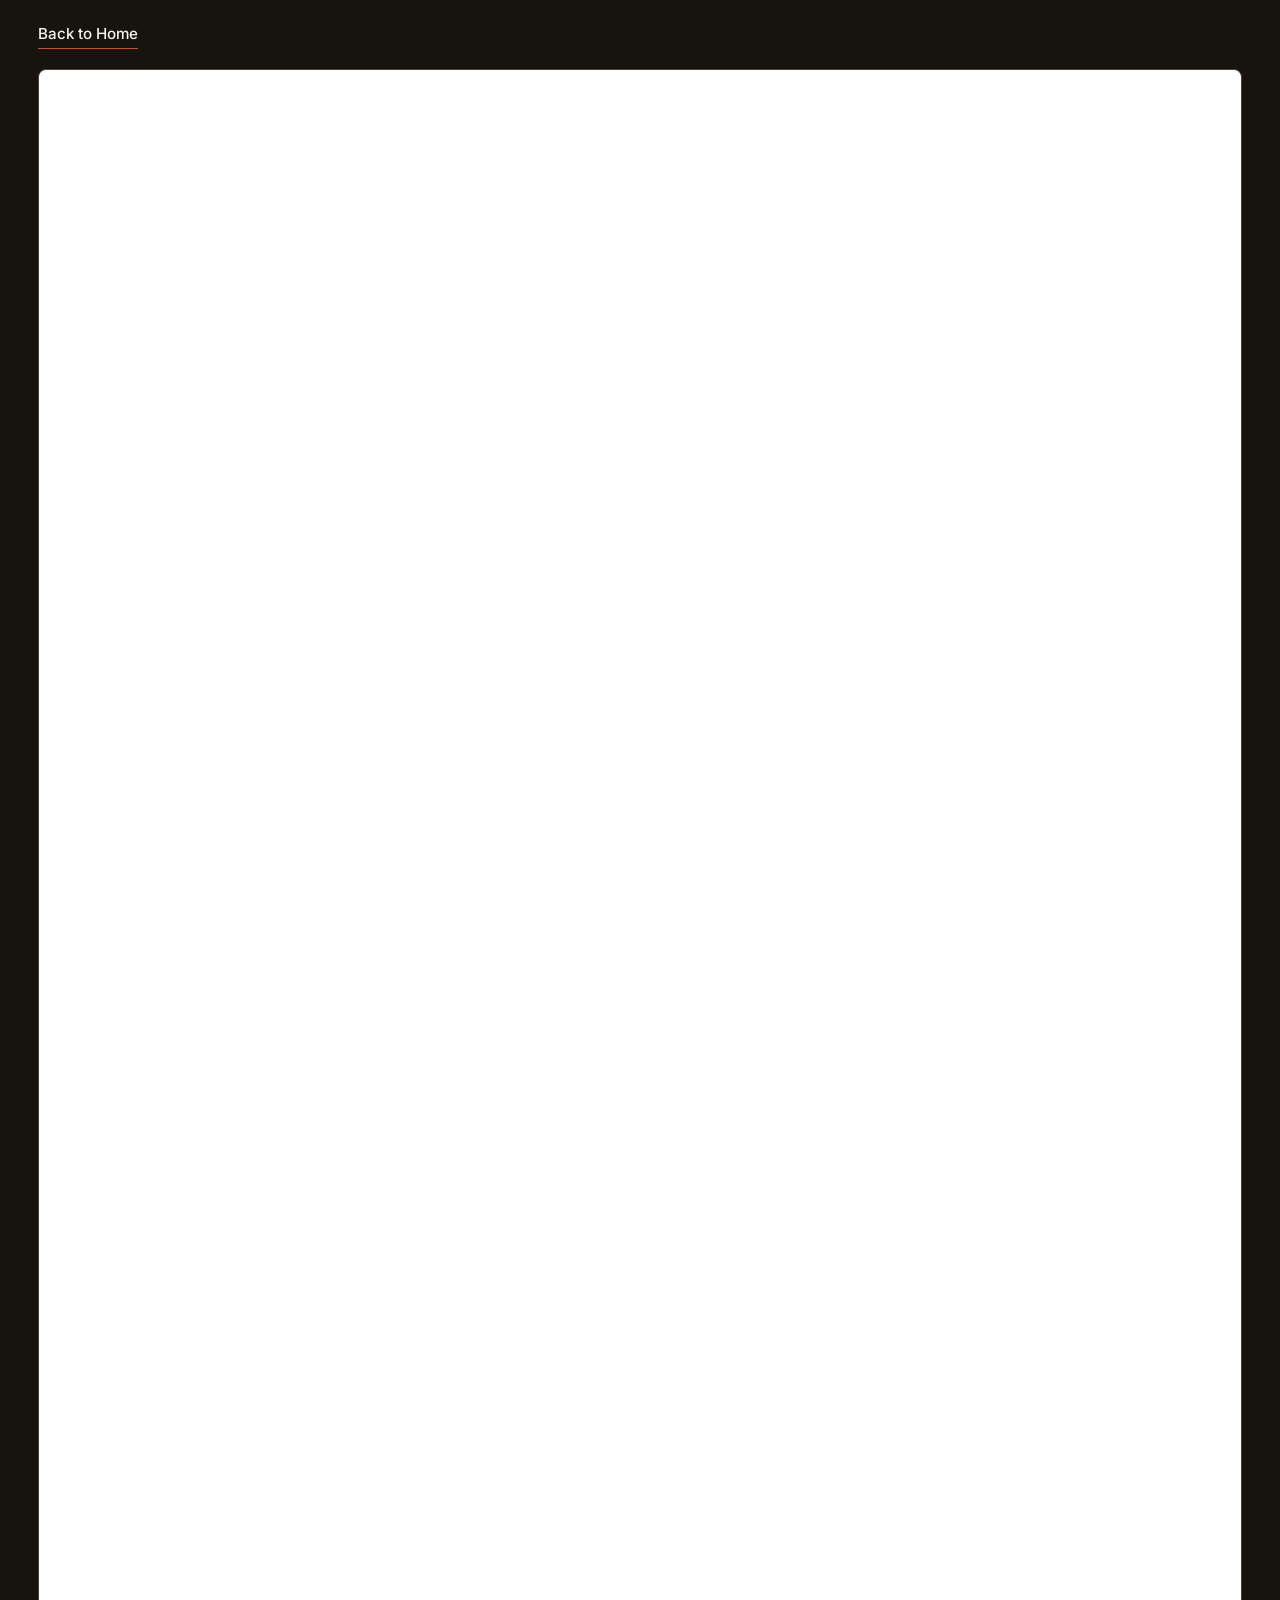
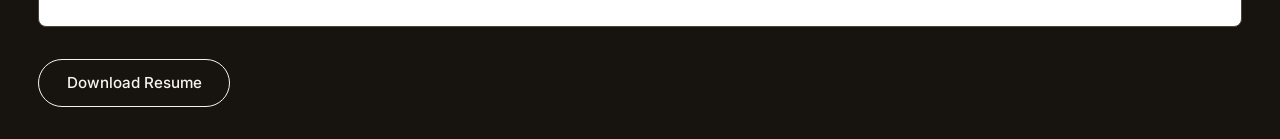
<file: resume.html>
<!DOCTYPE html>
<html lang="en">
<head>
  <meta charset="UTF-8" />
  <meta name="viewport" content="width=device-width, initial-scale=1" />
  <title>Resume | Nireeksha Mada</title>
  <link rel="preconnect" href="https://fonts.googleapis.com" />
  <link rel="preconnect" href="https://fonts.gstatic.com" crossorigin />
  <link href="https://fonts.googleapis.com/css2?family=Fraunces:ital,opsz,wght@0,9..144,300..700;1,9..144,300..700&family=Inter:wght@400;500;600&family=JetBrains+Mono:wght@400;500&display=swap" rel="stylesheet" />
  <style>
    *, *::before, *::after { box-sizing: border-box; margin: 0; padding: 0; }
    body { min-height: 100vh; background: #17130F; color: #F6F4EF; font-family: "Inter", system-ui, sans-serif; line-height: 1.65; }
    .wrap { width: 100%; margin: 0 auto; padding: 1.25rem clamp(1rem, 3vw, 3rem) 2rem; }
    .back { display: inline-block; font-size: 0.95rem; font-weight: 500; color: #F6F4EF; text-decoration: none; padding-bottom: 0.15rem; border-bottom: 1px solid #C4572B; }
    .back:hover { color: #C4572B; }
    .resume-preview { width: 100%; aspect-ratio: 612 / 792; max-height: none; margin-top: 1.25rem; overflow: hidden; border: 1px solid #504337; border-radius: 0.5rem; background: #FFFFFF; }
    .resume-preview iframe { display: block; width: 100%; height: 100%; border: 0; }
    .resume-actions { display: flex; flex-wrap: wrap; gap: 0.75rem; margin-top: 2rem; }
    .resume-action { display: inline-flex; min-height: 3rem; align-items: center; justify-content: center; padding: 0.9rem 1.7rem; border: 1px solid transparent; border-radius: 999px; font-size: 0.95rem; font-weight: 500; line-height: 1; text-decoration: none; transition: background-color 0.3s cubic-bezier(0.22, 1, 0.36, 1), color 0.3s cubic-bezier(0.22, 1, 0.36, 1), border-color 0.3s cubic-bezier(0.22, 1, 0.36, 1), transform 0.3s cubic-bezier(0.22, 1, 0.36, 1); }
    .resume-action:focus-visible { outline: 2px solid #C4572B; outline-offset: 4px; }
    .resume-action--primary { background: #A8461F; color: #FFFFFF; }
    .resume-action--outline { border-color: #F6F4EF; color: #F6F4EF; }
    @media (hover: hover) and (pointer: fine) {
      .resume-action:hover { transform: translateY(-2px); }
      .resume-action--primary:hover { background: #C4572B; }
      .resume-action--outline:hover { background: #F6F4EF; color: #17130F; }
    }
    @media (max-width: 32rem) {
      .wrap { padding: 1rem 1rem 2rem; }
      .resume-preview { aspect-ratio: 612 / 792; }
      .resume-actions { flex-direction: column; align-items: stretch; }
      .resume-action { width: 100%; }
    }
    @media (prefers-reduced-motion: reduce) {
      .resume-action { transition: none; }
    }
  </style>
</head>
<body>
  <main class="wrap">
    <a class="back" href="index.html">Back to Home</a>
    <section aria-label="Resume preview and download">
      <div class="resume-preview">
        <iframe src="assets/resume/nireeksha-mada-resume.pdf#toolbar=0&amp;navpanes=0&amp;view=FitH" title="Nireeksha Mada resume PDF"></iframe>
      </div>
      <div class="resume-actions" role="group" aria-label="Resume actions">
        <a class="resume-action resume-action--outline" href="assets/resume/nireeksha-mada-resume.pdf" download="Nireeksha-Mada-Resume.pdf">Download Resume</a>
      </div>
    </section>
  </main>
</body>
</html>
</file>
<file: style.css>
:root {
  --color-bg: #F6F4EF;
  --color-surface: #FFFFFF;
  --color-text: #1A1A18;
  --color-text-muted: #6B6962;
  --color-line: #DDD9CF;
  --color-accent: #C4572B;
  --color-accent-strong: #A8461F;
  --color-header-bg: rgba(246, 244, 239, 0.85);
  --shadow-soft: 0 1px 2px rgba(26, 26, 24, 0.05), 0 18px 40px -18px rgba(26, 26, 24, 0.28);
  --color-btn-bg: #A8461F;
  --color-btn-text: #FFFFFF;
  color-scheme: light;

  --color-error: #B3402A;
  --color-success: #3F6B4A;
  --cursor-ring: #24140F;           
  --cursor-dot: #D99A62;            
  --cursor-glow: rgba(232, 166, 107, 0.32);  
  --cursor-ripple: #F0B982;

  --form-panel-bg: #FBF8F1;
  --form-panel-border: rgba(196, 87, 43, 0.40);
  --form-panel-shadow: 0 0 0 6px rgba(196, 87, 43, 0.07), 0 2px 6px rgba(26, 26, 24, 0.06), 0 28px 56px -24px rgba(168, 70, 31, 0.42);   /* soft terracotta halo + deeper shadow */
  --form-input-bg: #FFFFFF;
  --form-input-border: #CFC9BC;

  --card-bg: #FBF8F1;             
  --card-peach: #F4DFCF;            
  --card-icon: #C4572B;             
  --card-hover-border: rgba(196, 87, 43, 0.45);
  --shadow-card: 0 1px 2px rgba(26, 26, 24, 0.04), 0 8px 18px -12px rgba(26, 26, 24, 0.20);
  --shadow-card-selected: 0 2px 4px rgba(168, 70, 31, 0.10), 0 20px 36px -14px rgba(168, 70, 31, 0.42);
  --hero-glow: #EAD3BD;
  --orb-ring: rgba(196, 87, 43, 0.55);
  --orb-hi: #FFFFFF;
  --orb-mid: #F8EFE6;
  --orb-lo: #EAD6C6;
  --orb-shine: rgba(255, 255, 255, 0.9);
  --orb-inner: rgba(168, 70, 31, 0.12);
  --orb-drop: rgba(168, 70, 31, 0.45);
  --orb-glow: rgba(196, 87, 43, 0.10);
  --orb-glow-soft: rgba(196, 87, 43, 0.30);
  --font-display: "Fraunces", Georgia, "Times New Roman", serif;
  --font-body: "Inter", system-ui, -apple-system, "Segoe UI", sans-serif;
  --font-mono: "JetBrains Mono", ui-monospace, "SFMono-Regular", Menlo, monospace;
  --text-sm: 0.875rem;
  --text-base: clamp(1rem, 0.95rem + 0.25vw, 1.125rem);
  --text-lead: clamp(1.25rem, 1.05rem + 1vw, 1.75rem);
  --text-h2: clamp(2.5rem, 1.6rem + 3.6vw, 4.5rem);
  --text-hero: clamp(3.25rem, 1rem + 10vw, 8.5rem);
  --space-1: 0.25rem;
  --space-2: 0.5rem;
  --space-3: 1rem;
  --space-4: 1.5rem;
  --space-5: 2.5rem;
  --space-6: 4rem;
  --space-section: clamp(4.25rem, 10vw, 7.5rem);

  --container-width: 72rem;       
  --gutter: clamp(1.25rem, 5vw, 3rem); 
  --header-height: 4.5rem;

  --ease: cubic-bezier(0.22, 1, 0.36, 1);
  --duration: 0.3s;
}

:root[data-theme="dark"] {
  --color-bg: #151514;
  --color-surface: #1E1E1C;
  --color-text: #EDE9E0;
  --color-text-muted: #A19E95;
  --color-line: #353430;
  --color-accent: #E0714A;         
  --color-accent-strong: #EE8F6C;  
  --color-header-bg: rgba(21, 21, 20, 0.85);
  --shadow-soft: 0 1px 2px rgba(0, 0, 0, 0.4), 0 18px 40px -18px rgba(0, 0, 0, 0.75);
  --color-btn-bg: #E0714A;
  --color-btn-text: #151514;       
  color-scheme: dark;

  --form-panel-bg: #24201C;
  --form-panel-border: rgba(224, 113, 74, 0.45);
  --form-panel-shadow: 0 0 0 6px rgba(224, 113, 74, 0.08), 0 2px 6px rgba(0, 0, 0, 0.5), 0 30px 60px -24px rgba(0, 0, 0, 0.85);
  --form-input-bg: #1A1714;
  --form-input-border: #4A413A;

  --color-error: #F0907A;
  --color-success: #8FC59E;
  --cursor-ring: #E8A66B;           
  --cursor-glow: rgba(232, 166, 107, 0.42);

  --card-bg: #1E1C19;
  --card-peach: rgba(224, 113, 74, 0.16);  
  --card-icon: #EE8F6C;                      
  --card-hover-border: rgba(224, 113, 74, 0.55);
  --shadow-card: 0 1px 2px rgba(0, 0, 0, 0.35), 0 8px 18px -12px rgba(0, 0, 0, 0.7);
  --shadow-card-selected: 0 2px 4px rgba(0, 0, 0, 0.4), 0 20px 36px -14px rgba(224, 113, 74, 0.35);

  --hero-glow: rgba(224, 113, 74, 0.20);
  --orb-ring: rgba(224, 113, 74, 0.60);
  --orb-hi: #2B2825;
  --orb-mid: #1F1D1B;
  --orb-lo: #151514;
  --orb-shine: rgba(255, 255, 255, 0.10);
  --orb-inner: rgba(0, 0, 0, 0.45);
  --orb-drop: rgba(0, 0, 0, 0.70);
  --orb-glow: rgba(224, 113, 74, 0.12);
  --orb-glow-soft: rgba(224, 113, 74, 0.32);
}

*,
*::before,
*::after {
  box-sizing: border-box; 
  margin: 0;
  padding: 0;
}

html {
  scrollbar-gutter: stable;                   
  scroll-behavior: smooth;                    
  scroll-padding-top: var(--header-height);   
  -webkit-text-size-adjust: 100%;
}

body {
  background-color: var(--color-bg);
  color: var(--color-text);
  font-family: var(--font-body);
  font-size: var(--text-base);
  line-height: 1.65;
  -webkit-font-smoothing: antialiased;
  text-rendering: optimizeLegibility;
}


body.menu-open {
  overflow: hidden;
}

img,
svg,
video {
  display: block;
  max-width: 100%;
  height: auto;
}

ul {
  list-style: none;
}

a {
  color: inherit;
  text-decoration: none;
}

button {
  font: inherit;
  color: inherit;
  background: none;
  border: 0;
  cursor: pointer;
}

:focus-visible {
  outline: 2px solid var(--color-accent);
  outline-offset: 4px;
  border-radius: 2px;
}

::selection {
  background-color: var(--color-accent);
  color: var(--color-btn-text);
}

h1,
h2,
h3 {
  font-family: var(--font-display);
  font-weight: 400;
  line-height: 1.05;
  letter-spacing: -0.02em;      
  text-wrap: balance;           
}

.hero-title {
  font-size: var(--text-hero);
  letter-spacing: -0.035em;
  line-height: 0.95;
  transform-origin: left center;
  transition:
    transform 0.45s var(--ease),
    filter 0.45s var(--ease);
}

.section__title {
  font-size: var(--text-h2);
  transform-origin: left center;
  transition:
    color 0.45s var(--ease),
    transform 0.45s var(--ease);
}

.section__label {
  font-family: var(--font-mono);
  font-size: var(--text-sm);
  color: var(--color-accent-strong);
  margin-bottom: var(--space-4);
}

p {
  max-width: 65ch;             
}

.placeholder {
  margin-top: var(--space-4);
  padding: var(--space-3) var(--space-4);
  border: 1px dashed var(--color-line);
  color: var(--color-text-muted);
  font-family: var(--font-mono);
  font-size: var(--text-sm);
  line-height: 1.6;
}

.container {
  width: 100%;
  max-width: calc(var(--container-width) + var(--gutter) * 2);
  margin-inline: auto;
  padding-inline: var(--gutter);
}

.skip-link {
  position: fixed;
  top: var(--space-3);
  left: var(--space-3);
  z-index: 200;
  padding: var(--space-2) var(--space-3);
  background: var(--color-text);
  color: var(--color-bg);
  font-size: var(--text-sm);
  transform: translateY(-200%);
}

.skip-link:focus {
  transform: translateY(0);
}

.site-header {
  position: fixed;
  top: 0;
  left: 0;
  right: 0;
  z-index: 100;
  height: var(--header-height);
}

.site-header::before {
  content: "";
  position: absolute;
  inset: 0;
  background: var(--color-header-bg);
  -webkit-backdrop-filter: blur(10px);
  backdrop-filter: blur(10px);
}

.site-header::after {
  content: "";
  position: absolute;
  left: 0;
  right: 0;
  bottom: 0;
  height: 1px;
  background: var(--color-line);
  opacity: 0;
  transition: opacity var(--duration) var(--ease);
}

.site-header.is-scrolled::after {
  opacity: 1;
}

.site-header__inner {
  position: relative;
  height: 100%;
  display: flex;
  align-items: center;
  justify-content: space-between;
}

.logo {
  position: relative;
  z-index: 2;                   
  font-family: var(--font-display);
  font-size: 1.5rem;
  font-weight: 500;
  letter-spacing: -0.02em;
  transition:
    color 0.35s var(--ease),
    text-shadow 0.35s var(--ease);
}

.logo__text {
  display: inline-block;
  transform-origin: center;
  transition: transform 0.35s var(--ease);
}


.nav-toggle {
  position: relative;
  z-index: 2;                  
  width: 2.75rem;
  height: 2.75rem;
  display: grid;
  place-content: center;
  gap: 6px;
  margin-right: -0.5rem;       
}

.nav-toggle__bar {
  display: block;
  width: 1.5rem;
  height: 2px;
  background: var(--color-text);
  transition: transform var(--duration) var(--ease);
}

.nav-toggle[aria-expanded="true"] .nav-toggle__bar:first-child {
  transform: translateY(4px) rotate(45deg);
}

.nav-toggle[aria-expanded="true"] .nav-toggle__bar:last-child {
  transform: translateY(-4px) rotate(-45deg);
}

.nav {
  position: fixed;
  inset: 0;                    
  z-index: 1;
  display: flex;
  align-items: center;
  padding: var(--header-height) var(--gutter) var(--space-5);
  background: var(--color-bg);
  overflow-y: auto;             

  opacity: 0;
  visibility: hidden;
  transform: translateY(-0.75rem);
  transition:
    opacity var(--duration) var(--ease),
    transform var(--duration) var(--ease),
    visibility 0s linear var(--duration);
}

.nav.is-open {
  opacity: 1;
  visibility: visible;
  transform: translateY(0);
  transition-delay: 0s;
}

.nav__list {
  width: 100%;
  counter-reset: nav-item;      
}

.nav__list li {
  border-bottom: 1px solid var(--color-line);
}

.nav__link {
  position: relative;
  display: flex;
  align-items: baseline;
  gap: var(--space-3);
  padding: var(--space-2) 0;
  font-family: var(--font-display);
  font-size: clamp(1.75rem, 7vw, 2.5rem);
  letter-spacing: -0.02em;
  transition: color 0.35s var(--ease);
}

.nav__label {
  display: inline-block;
  transform-origin: center;
  transition: transform 0.35s var(--ease);
}

.nav__link::before {
  counter-increment: nav-item;
  content: "0" counter(nav-item);
  font-family: var(--font-mono);
  font-size: var(--text-sm);
  letter-spacing: 0;
  color: var(--color-accent-strong);
}

.nav__link::after {
  content: "";
  position: absolute;
  left: 0;
  right: 0;
  bottom: 0;
  height: 1px;
  background: var(--color-accent);
  transform: scaleX(0);
  transform-origin: left;
  transition: transform 0.35s var(--ease);
}

.nav__link.is-active {
  color: var(--color-accent-strong);
}
@media (min-width: 52rem) {
  .nav-toggle {
    display: none;            
  }

  .nav {
    position: static;          
    padding: 0;
    background: none;
    overflow: visible;
    opacity: 1;
    visibility: visible;
    transform: none;
    transition: none;
  }

  .nav__list {
    display: flex;
    gap: clamp(1rem, 2.2vw, var(--space-5));  
  }

  .nav__list li {
    border-bottom: 0;
  }

  .nav__link {
    position: relative;
    padding: var(--space-2) 0;
    font-family: var(--font-body);
    font-size: var(--text-sm);
    font-weight: 500;
    letter-spacing: 0;
  }

  .nav__link::before {
    content: none;             
  }

  .nav__link:hover,
  .nav__link.is-active {
    color: var(--color-text);
  }
  .nav__link.is-active::after {
    transform: scaleX(1);
  }
}

@media (hover: hover) and (pointer: fine) and (prefers-reduced-motion: no-preference) {
  .nav__link:hover {
    color: var(--color-accent-strong);
  }

  .nav__link:hover .nav__label {
    transform: scale(1.08);
  }

  .nav__link:hover::after {
    transform: scaleX(1);
  }

  .logo:hover {
    color: var(--color-accent-strong);
    text-shadow: 0 0 0.75rem var(--orb-glow-soft);
  }

  .logo:hover .logo__text {
    transform: scale(1.05);
  }

  .hero-title:hover {
    transform: scale(1.04);
    filter: drop-shadow(0 0 0.6rem var(--orb-glow-soft));
  }

  .section__title:hover,
  .contact__title:hover {
    color: var(--color-accent-strong);
    transform: scale(1.025);
  }
}

.header-controls {
  display: flex;
  align-items: center;
  gap: var(--space-1);
}

.theme-toggle {
  position: relative;
  z-index: 2;                  
  order: 1;
  display: grid;
  place-items: center;
  width: 2.75rem;               
  height: 2.75rem;
  border-radius: 50%;
  transition:
    background-color var(--duration) var(--ease),
    color var(--duration) var(--ease);
}

.theme-toggle:hover {
  background: var(--color-line);
  color: var(--color-accent-strong);
}

.theme-toggle__icon {
  width: 1.25rem;
  height: 1.25rem;
  fill: none;
  stroke: currentColor;
  stroke-width: 1.75;
  stroke-linecap: round;
  stroke-linejoin: round;
}

.theme-toggle__icon--sun {
  display: none;
}

:root[data-theme="dark"] .theme-toggle__icon--moon {
  display: none;
}

:root[data-theme="dark"] .theme-toggle__icon--sun {
  display: block;
}

.nav-toggle {
  order: 2;                     
}

@media (min-width: 52rem) {
  .nav {
    order: 1;
  }

  .theme-toggle {
    order: 2;
    margin-left: var(--space-4);
  }
}
.theme-transition,
.theme-transition *,
.theme-transition *::before,
.theme-transition *::after {
  transition:
    background-color 0.35s ease,
    color 0.35s ease,
    border-color 0.35s ease !important;
}

.section {
  padding-block: var(--space-section);
}
.section--hero {
  min-height: 100vh;            
  min-height: 100svh;
  display: flex;
  align-items: center;
  padding-top: calc(var(--header-height) + var(--space-5));
}

.btn {
  display: inline-flex;
  align-items: center;
  justify-content: center;
  padding: 0.9rem 1.7rem;
  border: 1px solid transparent;
  border-radius: 999px;         
  font-size: 0.95rem;
  font-weight: 500;
  line-height: 1;
  transition:
    background-color var(--duration) var(--ease),
    color var(--duration) var(--ease),
    border-color var(--duration) var(--ease),
    transform var(--duration) var(--ease);
}

.btn:hover {
  transform: translateY(-2px);  
}

.btn--primary {
  background: var(--color-btn-bg);
  color: var(--color-btn-text);
}

.btn--primary:hover {
  background: var(--color-text);
  color: var(--color-bg);
}

.btn--outline {
  border-color: var(--color-text);
}

.btn--outline:hover {
  background: var(--color-text);
  color: var(--color-bg);
}

@keyframes fade-up {
  from { opacity: 0; transform: translateY(1rem); }
  to   { opacity: 1; transform: translateY(0); }
}

@keyframes slide-up {
  from { transform: translateY(110%); }
  to   { transform: translateY(0); }
}

@keyframes underline-draw {
  from { background-size: 0% 2px; }
  to   { background-size: 100% 2px; }
}

@keyframes blink {
  50% { opacity: 0; }
}

@keyframes scroll-line {
  from { transform: translateY(-100%); }
  to   { transform: translateY(250%); }
}
@keyframes ribbon-in {
  from { opacity: 0; transform: translate3d(3%, 2%, 0) scale(1.04); }
  to   { opacity: 1; transform: none; }
}

@keyframes ribbon-float {
  from { transform: translate3d(0, 0, 0) rotate(0deg); }
  to   { transform: translate3d(-0.8%, -1.6%, 0) rotate(-0.8deg); }
}

.section--hero {
  position: relative;
  overflow: hidden;
  isolation: isolate;
  flex-direction: column;
  align-items: stretch;
  min-height: 0;
  padding-bottom: 0;
}
.section--hero::before {
  content: "";
  position: absolute;
  inset: 0;
  z-index: -1;
  background: radial-gradient(60% 75% at 74% 66%, var(--hero-glow) 0%, transparent 70%);
}

.hero {
  position: relative;
  z-index: 1;                 
}
.hero-visual {
  order: 2;                    
  position: relative;
  z-index: 0;
  width: 130vw;
  margin: var(--space-4) 0 0 -30vw;   
  pointer-events: none;
}

.hero-visual__img {
  display: block;
  width: 100%;
  height: auto;
  transform-origin: 70% 60%;
  animation:
    ribbon-in 1.8s var(--ease) 0.15s both,
    ribbon-float 18s ease-in-out 2s infinite alternate;
}
:root[data-theme="dark"] .hero-visual__img {
  filter: brightness(0.78) saturate(0.9) contrast(1.05);
  -webkit-mask-image: linear-gradient(90deg, transparent 0%, #000 40%);
  mask-image: linear-gradient(90deg, transparent 0%, #000 40%);
}

.section--hero .hero-title {
  font-size: clamp(3.25rem, 1rem + 8.5vw, 7.25rem);
}

.hero__label {
  text-transform: uppercase;
  letter-spacing: 0.12em;
  animation: fade-up 0.8s var(--ease) 0.1s both;
}

.cursor {
  display: inline-block;
  width: 0.55em;
  height: 1em;
  margin-left: 0.3em;
  background: currentColor;
  vertical-align: -0.15em;
  animation: blink 1.1s steps(1) infinite;
}
.hero-title__line {
  display: block;
  overflow: hidden;
  padding: 0.06em 0.04em;
  margin: -0.06em -0.04em;      
}

.hero-title__text {
  display: inline-block;
  animation: slide-up 1.1s var(--ease) 0.2s both;
}

.hero-title__line:nth-child(2) .hero-title__text,
.hero-title__line:nth-child(2) .hero-title__dot {
  animation-delay: 0.35s;
}

.hero-title__text--italic {
  font-style: italic;
  font-weight: 300;
}

.hero-title__dot {
  display: inline-block;
  color: var(--color-accent);
  animation: slide-up 1.1s var(--ease) 0.35s both;
}
.hero__role {
  display: flex;
  align-items: center;
  gap: var(--space-3);
  margin-top: var(--space-4);
  font-family: var(--font-mono);
  font-size: var(--text-sm);
  text-transform: uppercase;
  letter-spacing: 0.1em;
  animation: fade-up 0.9s var(--ease) 0.6s both;
}

.hero__role::before {
  content: "";
  width: 2rem;
  height: 1px;
  background: var(--color-accent);
}

.hero__tagline {
  max-width: 26ch;
  margin-top: var(--space-4);
  font-family: var(--font-display);
  font-size: var(--text-lead);
  font-weight: 300;
  line-height: 1.25;
  letter-spacing: -0.015em;
  text-wrap: balance;
  animation: fade-up 0.9s var(--ease) 0.75s both;
}

.hero__tagline em {
  font-style: italic;
  white-space: nowrap;          
}
.underline-draw {
  background: linear-gradient(var(--color-accent), var(--color-accent)) 0 100% / 0% 2px no-repeat;
  padding-bottom: 0.1em;
  -webkit-box-decoration-break: clone;
  box-decoration-break: clone;
  animation: underline-draw 1s var(--ease) 1.5s forwards;
}

.hero__intro {
  max-width: 44ch;
  margin-top: var(--space-4);
  color: var(--color-text-muted);
  animation: fade-up 0.9s var(--ease) 0.9s both;
}

.hero__actions {
  display: flex;
  flex-wrap: wrap;
  gap: var(--space-3);
  margin-top: var(--space-5);
  animation: fade-up 0.9s var(--ease) 1.05s both;
}
.scroll-cue {
  display: none;
}

.scroll-cue__line {
  position: relative;
  width: 1px;
  height: 3rem;
  overflow: hidden;
  background: var(--color-line);
}

.scroll-cue__line::after {
  content: "";
  position: absolute;
  top: 0;
  left: 0;
  width: 100%;
  height: 40%;
  background: var(--color-accent);
  animation: scroll-line 2s var(--ease) infinite;
}

@media (min-width: 52rem) {
  .section--hero {
    flex-direction: row;
    align-items: flex-start;
    min-height: 100vh;          
    min-height: 100svh;
    padding-top: calc(var(--header-height) + clamp(2rem, 7vh, 5rem));
    padding-bottom: calc(var(--space-6) + 3.5rem);   
  }
  .hero-visual {
    position: absolute;
    right: -6%;
    bottom: -6%;
    width: min(92vw, 1500px);
    margin: 0;
  }

  .scroll-cue {
    position: absolute;
    left: max(var(--gutter), calc(50% - 36rem));
    bottom: var(--space-5);
    z-index: 1;
    display: inline-flex;
    flex-direction: column;
    align-items: center;
    gap: var(--space-2);
    font-family: var(--font-mono);
    font-size: var(--text-sm);
    color: var(--color-text-muted);
    animation: fade-up 0.9s var(--ease) 1.3s both;
  }

  .scroll-cue:hover {
    color: var(--color-accent-strong);
  }
}
.about {
  display: grid;
  gap: var(--space-6);
}

@media (min-width: 52rem) {
  .about {
    grid-template-columns: minmax(0, 5fr) minmax(0, 7fr);
  }

  .about__aside {
    position: sticky;
    top: calc(var(--header-height) + var(--space-5));
    align-self: start;
  }
}

.about__photo {
  max-width: 20rem;
  margin-top: var(--space-5);
}

.about__photo-frame {
  aspect-ratio: 3 / 4;          
  overflow: hidden;
  border: 1px solid var(--color-line);
  border-radius: 0.25rem;
  box-shadow: var(--shadow-card);
  transition: box-shadow 0.45s var(--ease);
}

.about__photo-frame img {
  width: 100%;
  height: 100%;
  object-fit: cover;            
  object-position: center top;  
  transition: transform 0.45s var(--ease);
}

@media (hover: hover) and (pointer: fine) and (prefers-reduced-motion: no-preference) {
  .about__photo-frame:hover {
    box-shadow: var(--shadow-card), 0 0 1.25rem var(--orb-glow-soft);
  }

  .about__photo-frame:hover img {
    transform: scale(1.05);
  }
}

.about__photo-placeholder {
  height: 100%;
  display: grid;
  place-items: center;
  border: 1px dashed var(--color-line);
  background: var(--color-surface);
  font-family: var(--font-mono);
  font-size: var(--text-sm);
  color: var(--color-text-muted);
}

.about__photo figcaption {
  margin-top: var(--space-2);
  font-family: var(--font-mono);
  font-size: var(--text-sm);
  color: var(--color-text-muted);
}
.about__lead {
  max-width: 30em;
  font-family: var(--font-display);
  font-size: var(--text-lead);
  font-weight: 300;
  line-height: 1.4;
  letter-spacing: -0.01em;
}

.mark {
  background: linear-gradient(var(--color-accent), var(--color-accent)) 0 100% / 100% 2px no-repeat;
  padding-bottom: 0.1em;
  -webkit-box-decoration-break: clone;
  box-decoration-break: clone;
}

.about__details {
  margin-top: var(--space-6);
  border-top: 1px solid var(--color-line);
}

.detail {
  display: grid;
  gap: var(--space-3);
  padding-block: var(--space-4);
  border-bottom: 1px solid var(--color-line);
}

.detail__title {
  font-family: var(--font-mono);
  font-size: var(--text-sm);
  font-weight: 400;
  letter-spacing: 0;
  line-height: 1.4;
  color: var(--color-text-muted);
}

.detail__text {
  max-width: 40ch;
}

.career-goals .detail__text {
  max-width: 42ch;
}

.detail .placeholder {
  margin-top: 0;
}
.stat {
  display: flex;
  align-items: baseline;
  gap: var(--space-3);
}

.stat__value {
  font-family: var(--font-display);
  font-size: var(--text-h2);
  line-height: 1;
  letter-spacing: -0.03em;
  color: var(--color-accent);
}

.stat__unit {
  font-family: var(--font-mono);
  font-size: var(--text-sm);
  color: var(--color-text-muted);
}

.tags {
  display: flex;
  flex-wrap: wrap;
  gap: var(--space-2);
}

.tags li {
  padding: 0.4rem 0.95rem;
  border: 1px solid var(--color-line);
  border-radius: 999px;
  background: var(--color-surface);
  font-size: var(--text-sm);
  transition:
    border-color 0.35s var(--ease),
    transform 0.35s var(--ease),
    scale 0.35s var(--ease);
}

@media (hover: hover) and (pointer: fine) and (prefers-reduced-motion: no-preference) {
  .tags li:hover {
    border-color: var(--color-accent);
    transform: translateY(-2px);
    scale: 1.03;
  }
}

.js .reveal {
  opacity: 0;
  transform: translateY(1.5rem);
  transition:
    opacity 0.8s var(--ease) var(--delay, 0s),
    transform 0.8s var(--ease) var(--delay, 0s);
}

.js .reveal.is-visible {
  opacity: 1;
  transform: translateY(0);
}

.js .reveal .mark {
  background-size: 0% 2px;
  transition: background-size 1s var(--ease) 0.5s;
}

.js .reveal.is-visible .mark {
  background-size: 100% 2px;
}
.section-head {
  display: grid;
  gap: var(--space-4);
  margin-bottom: var(--space-6);
}

.section-head__intro {
  color: var(--color-text-muted);
  max-width: 36ch;
}

@media (min-width: 52rem) {
  .section-head {
    grid-template-columns: minmax(0, 7fr) minmax(0, 5fr);
    align-items: end;
  }
}

.skills {
  border-top: 1px solid var(--color-line);
}

.skill-group {
  display: grid;
  gap: var(--space-3);
  padding-block: var(--space-4);
  border-bottom: 1px solid var(--color-line);
}

.skill-group__title {
  display: flex;
  align-items: baseline;
  gap: var(--space-3);
  font-size: clamp(1.4rem, 1.2rem + 0.8vw, 1.85rem);
  letter-spacing: -0.015em;
  transition: color var(--duration) var(--ease);
}

.skill-group__num {
  font-family: var(--font-mono);
  font-size: var(--text-sm);
  letter-spacing: 0;
  color: var(--color-accent-strong);
}

.skill-group:hover .skill-group__title {
  color: var(--color-accent-strong);
}

@media (min-width: 52rem) {
  .skill-group {
    grid-template-columns: minmax(0, 5fr) minmax(0, 7fr);
    align-items: baseline;
    padding-block: var(--space-5);
  }
}

.projects {
  display: grid;
  gap: clamp(6rem, 12vw, 10rem);
}

.project {
  display: grid;
  gap: var(--space-5);
}

.project__meta {
  display: flex;
  flex-wrap: wrap;
  align-items: center;
  gap: var(--space-3);
  margin-bottom: var(--space-3);
  font-family: var(--font-mono);
  font-size: var(--text-sm);
  color: var(--color-accent-strong);
}
.project__badge {
  display: inline-flex;
  align-items: center;
  gap: 0.4rem;
  padding: 0.15rem 0.7rem;
  border: 1px solid var(--color-accent);
  border-radius: 999px;
}

.project__badge::before {
  content: "";
  width: 0.4rem;
  height: 0.4rem;
  border-radius: 50%;
  background: var(--color-accent);
}

.project__title {
  font-size: clamp(2.25rem, 1.5rem + 2.8vw, 3.5rem);
}

.project__subtitle {
  margin-top: var(--space-2);
  font-family: var(--font-display);
  font-style: italic;
  font-weight: 300;
  font-size: var(--text-lead);
  line-height: 1.3;
  color: var(--color-text-muted);
}

.project--featured .project__title {
  font-size: clamp(3rem, 1.6rem + 5.5vw, 5.75rem);
  letter-spacing: -0.03em;
}

.gallery {
  container-type: inline-size;
  --gap: 0.75rem;
  --inactive: clamp(2.5rem, 7cqw, 5.5rem);   
}
.gallery__track {
  display: grid;
  grid-template-columns: repeat(var(--others), minmax(0, 1fr));
  gap: 0.5rem;
  touch-action: pan-y;
  overscroll-behavior-x: contain;
  -webkit-user-select: none;
  user-select: none;
  cursor: grab;
}

.gallery__track.is-dragging,
.gallery__track.is-dragging .gallery__slide {
  cursor: grabbing;
}

.gallery__slide {
  position: relative;
  display: block;
  padding: 0;
  overflow: hidden;
  aspect-ratio: var(--ratio);
  border: 1px solid var(--color-line);
  border-radius: 0.4rem;
  background: var(--color-surface);
  box-shadow: var(--shadow-soft);
  cursor: inherit;              
  transition:
    transform 0.35s var(--ease),
    border-color 0.35s var(--ease),
    clip-path 1s var(--ease) calc(var(--i) * 140ms);
}

.gallery__slide.is-active {
  grid-column: 1 / -1;
  grid-row: 1;
  border-color: var(--color-accent);
}

.gallery__slide img {
  display: block;
  width: 100%;
  height: 100%;
  object-fit: cover;
  object-position: left top;    
  transition: transform 0.45s var(--ease);
  pointer-events: none;         
  -webkit-user-drag: none;
  user-select: none;
}

@keyframes gallery-swap-next {
  from { opacity: 0.35; transform: translateX(1.25rem) scale(1.01); }
  to   { opacity: 1; transform: none; }
}

@keyframes gallery-swap-prev {
  from { opacity: 0.35; transform: translateX(-1.25rem) scale(1.01); }
  to   { opacity: 1; transform: none; }
}

@media (max-width: 51.99rem) {
  .gallery[data-direction="next"] .gallery__slide.is-active img {
    animation: gallery-swap-next 0.42s var(--ease);
  }

  .gallery[data-direction="prev"] .gallery__slide.is-active img {
    animation: gallery-swap-prev 0.42s var(--ease);
  }
}

.gallery__nav {
  display: inline-flex;
  align-items: center;
  gap: 0.35rem;
  margin-left: auto;
}

.gallery__nav + .gallery__hint {
  margin-left: 0;
}

.gallery__arrow {
  display: grid;
  width: 2.25rem;
  height: 2.25rem;
  place-items: center;
  padding: 0;
  border: 1px solid var(--color-line);
  border-radius: 50%;
  background: var(--color-surface);
  color: var(--color-text);
  cursor: pointer;
  transition:
    color 0.25s var(--ease),
    border-color 0.25s var(--ease),
    background-color 0.25s var(--ease),
    transform 0.25s var(--ease);
}

.gallery__arrow svg {
  width: 1.1rem;
  height: 1.1rem;
  fill: none;
  stroke: currentColor;
  stroke-width: 1.8;
  stroke-linecap: round;
  stroke-linejoin: round;
}

.gallery__arrow:disabled {
  opacity: 0.38;
  cursor: default;
}

@media (hover: hover) and (pointer: fine) {
  .gallery__arrow:not(:disabled):hover {
    border-color: var(--color-accent);
    color: var(--color-accent-strong);
    transform: translateY(-2px);
  }
}

.gallery__slide:not(.is-active)::after {
  content: "";
  position: absolute;
  inset: 0;
  background: var(--color-bg);
  opacity: 0.35;
  transition: opacity 0.35s var(--ease);
}

.gallery__slide:not(.is-active):focus-visible {
  transform: translateY(-4px);
  border-color: var(--color-accent);
}

.gallery__slide:not(.is-active):focus-visible::after {
  opacity: 0;
}

@media (hover: hover) and (pointer: fine) and (prefers-reduced-motion: no-preference) {
  .gallery__slide:not(.is-active):hover {
    transform: translateY(-4px);
    border-color: var(--color-accent);
  }

  .gallery__slide:not(.is-active):hover::after {
    opacity: 0;
  }

  .gallery__slide.is-active:hover img {
    transform: scale(1.02);     
  }
}

.gallery__caption {
  max-width: none;              
  display: flex;
  gap: var(--space-3);
  margin-top: var(--space-3);
  font-family: var(--font-mono);
  font-size: var(--text-sm);
  color: var(--color-text-muted);
}

.gallery__count {
  color: var(--color-accent-strong);
}

.gallery__hint {
  margin-left: auto;
}

.js .gallery.reveal {
  opacity: 1;                   
  transform: none;
  transition: none;
}

.js .gallery .gallery__slide {
  clip-path: inset(0 100% 0 0);
}

.js .gallery.is-visible .gallery__slide {
  clip-path: inset(-3rem);      
}

@media (min-width: 52rem) {
  .gallery__track {
    --active: calc(100cqw - var(--others) * (var(--inactive) + var(--gap)));
    display: flex;
    gap: var(--gap);
    height: calc(var(--active) / var(--ratio));   
  }

  .gallery__slide {
    flex: none;
    width: var(--inactive);
    height: 100%;
    aspect-ratio: auto;
    transition:
      width 0.65s var(--ease),
      transform 0.35s var(--ease),
      border-color var(--duration) var(--ease),
      clip-path 0.65s var(--ease) calc(var(--i) * 80ms);
  }

  .gallery__slide.is-active {
    width: var(--active);
  }

  .gallery__slide img {
    position: absolute;
    top: 0;
    left: calc((100% - var(--active)) / 2);
    width: var(--active);
    max-width: none;
    height: 100%;
  }
}
.project__body {
  display: grid;
  gap: var(--space-5);
}

@media (min-width: 52rem) {
  .project__body {
    grid-template-columns: minmax(0, 5fr) minmax(0, 6fr);
    gap: var(--space-6);
  }
}

.project__desc {
  max-width: 52ch;
}

.project__label {
  margin-bottom: var(--space-2);
  font-family: var(--font-mono);
  font-size: var(--text-sm);
  font-weight: 400;
  color: var(--color-text-muted);
}

.project__label:not(:first-child) {
  margin-top: var(--space-4);
}
.project__highlights {
  display: grid;
  gap: var(--space-2);
}

.project__highlights li {
  position: relative;
  padding-left: 1.5rem;
}

.project__highlights li::before {
  content: "";
  position: absolute;
  left: 0;
  top: 0.85em;
  width: 0.8rem;
  height: 1px;
  background: var(--color-accent);
}

.tech-list {
  display: flex;
  flex-wrap: wrap;
  gap: var(--space-2);
}

.tech-list li {
  padding: 0.25rem 0.6rem;
  border: 1px solid var(--color-line);
  border-radius: 0.25rem;
  font-family: var(--font-mono);
  font-size: 0.78rem;
  line-height: 1.5;
  transition:
    border-color 0.35s var(--ease),
    color 0.35s var(--ease),
    scale 0.35s var(--ease);
}

@media (hover: hover) and (pointer: fine) and (prefers-reduced-motion: no-preference) {
  .tech-list li:hover {
    border-color: var(--color-accent);
    color: var(--color-accent-strong);
    scale: 1.03;
  }
}
.project__links {
  display: flex;
  flex-wrap: wrap;
  gap: var(--space-4);
  margin-top: var(--space-5);
}

.text-link {
  padding-bottom: 0.15rem;
  border-bottom: 1px solid var(--color-text);
  font-weight: 500;
  transition:
    color var(--duration) var(--ease),
    border-color var(--duration) var(--ease);
}

.text-link:hover {
  color: var(--color-accent-strong);
  border-color: var(--color-accent-strong);
}
.timeline {
  list-style: none;
}

.timeline__body {
  position: relative;
  padding-left: var(--space-5);
  padding-bottom: var(--space-6);
  border-left: 1px solid var(--color-line);
}

.timeline__item:last-child .timeline__body {
  padding-bottom: 0;
}

.timeline__body::before {
  content: "";
  position: absolute;
  top: 0.35rem;
  left: calc(-0.3125rem - 0.5px);
  width: 0.625rem;
  height: 0.625rem;
  border-radius: 50%;
  background: var(--color-bg);
  border: 1px solid var(--color-text-muted);
}

.timeline__item--current .timeline__body::before {
  background: var(--color-accent);
  border-color: var(--color-accent);
  box-shadow: 0 0 0 4px var(--color-bg), 0 0 0 5px var(--color-accent);
}

.timeline__date {
  margin-bottom: var(--space-2);
  font-family: var(--font-mono);
  font-size: var(--text-sm);
  color: var(--color-text-muted);
}

.timeline__item--current .timeline__date {
  color: var(--color-accent-strong);
}

.timeline__kind {
  font-family: var(--font-mono);
  font-size: var(--text-sm);
  color: var(--color-accent-strong);
}

.timeline__title {
  margin-top: var(--space-2);
  max-width: 24ch;
  font-size: clamp(1.5rem, 1.2rem + 1.2vw, 2.25rem);
}

.timeline__place {
  margin-top: var(--space-2);
  color: var(--color-text-muted);
}

.timeline__body .stat {
  margin-top: var(--space-4);
}
.timeline__item--current .timeline__title {
  max-width: 18ch;
  font-size: clamp(2.25rem, 1.5rem + 3.4vw, 4.25rem);
}

.stat--small .stat__value {
  font-size: clamp(1.9rem, 1.5rem + 1.4vw, 2.6rem);
}

@media (min-width: 52rem) {
  .timeline {
    padding-left: 9rem;
  }

  .timeline__date {
    position: absolute;
    top: 0.1rem;
    right: calc(100% + var(--space-5));
    margin-bottom: 0;
    white-space: nowrap;
  }
}

.contact__title {
  max-width: 11ch;
  font-size: clamp(3.25rem, 1.4rem + 7.5vw, 7.5rem);
  line-height: 0.98;
  letter-spacing: -0.03em;
  text-wrap: balance;
  transform-origin: left center;
  transition:
    color 0.45s var(--ease),
    transform 0.45s var(--ease);
}

.contact__title em {
  font-style: italic;
  font-weight: 300;
  color: var(--color-accent);
}

.contact__intro {
  margin-top: var(--space-5);
  max-width: 46ch;
  color: var(--color-text-muted);
}
.contact-strip {
  display: grid;
  grid-template-columns: repeat(2, minmax(0, 1fr));
  margin-top: var(--space-6);
  border-top: 1px solid var(--color-line);
}

.contact-item {
  position: relative;
  display: flex;
  flex-direction: column;
  align-items: flex-start;
  padding: var(--space-4) var(--space-3) var(--space-4) var(--space-4);
  border-bottom: 1px solid var(--color-line);
}

.contact-item:nth-child(odd) {
  padding-left: 0;
}

.contact-item:nth-child(even) {
  border-left: 1px solid var(--color-line);
}

.contact-item::after {
  content: "";
  position: absolute;
  left: 0;
  right: 0;
  bottom: -1px;
  height: 1px;
  background: var(--color-accent);
  transform: scaleX(0);
  transform-origin: left;
  transition: transform 0.45s var(--ease);
}

.contact-item:hover::after,
.contact-item:focus-visible::after {
  transform: scaleX(1);
}

.contact-item__index {
  font-family: var(--font-mono);
  font-size: var(--text-sm);
  color: var(--color-text-muted);
}

.contact-item__orb {
  --orb: 3.5rem;
  display: grid;
  place-items: center;
  width: var(--orb);
  height: var(--orb);
  margin-top: var(--space-3);
  border: 1px solid var(--orb-ring);
  border-radius: 50%;
  background: radial-gradient(circle at 32% 26%, var(--orb-hi) 0%, var(--orb-mid) 55%, var(--orb-lo) 100%);
  box-shadow:
    inset 0 1px 1px var(--orb-shine),        
    inset 0 -6px 10px var(--orb-inner),      
    0 10px 18px -10px var(--orb-drop),      
    0 0 0 0 var(--orb-glow);                 
  color: var(--color-accent);
  transition:
    transform 0.45s var(--ease),
    box-shadow 0.45s var(--ease),
    border-color 0.45s var(--ease);
}

.contact-item__icon {
  width: 44%;
  height: 44%;
  fill: none;
  stroke: currentColor;
  stroke-width: 1.5;
  stroke-linecap: round;
  stroke-linejoin: round;
}

.contact-item:focus-visible .contact-item__orb {
  transform: translateY(-0.4rem) scale(1.07);  
  border-color: var(--color-accent);
  box-shadow:
    inset 0 1px 1px var(--orb-shine),
    inset 0 -6px 10px var(--orb-inner),
    0 16px 26px -12px var(--orb-drop),
    0 0 0 0.45rem var(--orb-glow),
    0 0 2.2rem 0.3rem var(--orb-glow-soft);
}

@media (hover: hover) and (pointer: fine) and (prefers-reduced-motion: no-preference) {
  .contact-item:hover .contact-item__orb {
    transform: translateY(-0.4rem) scale(1.07);
    border-color: var(--color-accent);
    box-shadow:
      inset 0 1px 1px var(--orb-shine),
      inset 0 -6px 10px var(--orb-inner),
      0 16px 26px -12px var(--orb-drop),
      0 0 0 0.45rem var(--orb-glow),
      0 0 2.2rem 0.3rem var(--orb-glow-soft);
  }
}

.contact-item__name {
  display: flex;
  align-items: center;
  justify-content: space-between;
  gap: var(--space-2);
  width: 100%;
  margin-top: var(--space-3);
  font-size: 0.95rem;
  font-weight: 500;
  transition: color var(--duration) var(--ease);
}

.contact-item:hover .contact-item__name,
.contact-item:focus-visible .contact-item__name {
  color: var(--color-accent-strong);
}

.contact-item__arrow {
  flex-shrink: 0;
  width: 1rem;
  height: 1rem;
  fill: none;
  stroke: var(--color-accent-strong);
  stroke-width: 2;
  stroke-linecap: round;
  stroke-linejoin: round;
  transition:
    opacity 0.35s var(--ease),
    transform 0.35s var(--ease);
}

.contact-item__desc {
  display: block;
  margin-top: var(--space-1);
  font-family: var(--font-mono);
  font-size: 0.75rem;
  line-height: 1.5;
  color: var(--color-text-muted);
  transition:
    opacity 0.35s var(--ease),
    transform 0.35s var(--ease);
}

.contact-item__detail {
  display: block;
  margin-top: 0.15rem;
  overflow-wrap: anywhere;     
}

@media (min-width: 52rem) {
  .contact-strip {
    grid-template-columns: 1.3fr 1fr 1fr 1fr;   
    border-top: 0;
    border-bottom: 1px solid var(--color-line); 
  }

  .contact-item {
    padding: var(--space-4);
    border-bottom: 0;
    border-left: 1px solid var(--color-line);  
  }

  .contact-item:first-child {
    padding-left: 0;
    border-left: 0;
  }

  .contact-item:nth-child(2) { padding-top: 3.5rem; }
  .contact-item:nth-child(3) { padding-top: 1.75rem; }
  .contact-item:nth-child(4) { padding-top: 4.5rem; }

  .contact-item__orb {
    --orb: 4.25rem;
  }

  .contact-item--lead .contact-item__orb {
    --orb: 5.25rem;
  }
}

@media (min-width: 52rem) and (hover: hover) {
  .contact-item__arrow {
    opacity: 0;
    transform: translate(-0.25rem, 0.25rem);
  }

  .contact-item__desc {
    opacity: 0;
    transform: translateY(0.25rem);
  }

  .contact-item:hover .contact-item__arrow,
  .contact-item:focus-visible .contact-item__arrow,
  .contact-item:hover .contact-item__desc,
  .contact-item:focus-visible .contact-item__desc {
    opacity: 1;
    transform: none;
  }
}

.visually-hidden {
  position: absolute;
  width: 1px;
  height: 1px;
  padding: 0;
  margin: -1px;
  overflow: hidden;
  clip: rect(0, 0, 0, 0);
  white-space: nowrap;
  border: 0;
}

.cert-grid,
.project-grid {
  display: grid;
  grid-template-columns: 1fr;
  gap: var(--space-5);
}

@media (min-width: 40rem) {
  .cert-grid,
  .project-grid { grid-template-columns: repeat(2, minmax(0, 1fr)); }
}

@media (min-width: 64rem) {
  .cert-grid,
  .project-grid { grid-template-columns: repeat(3, minmax(0, 1fr)); }
}

.cert-card,
.project-card {
  display: flex;
  flex-direction: column;
  height: 100%;
  overflow: hidden;
  background: var(--card-bg);
  border: 1px solid var(--color-line);
  border-radius: 0.75rem;
  box-shadow: var(--shadow-card);
  cursor: pointer;
  touch-action: manipulation;
  transition:
    scale 0.45s var(--ease),
    border-color 0.45s var(--ease),
    box-shadow 0.45s var(--ease);
}

@media (hover: hover) and (pointer: fine) and (prefers-reduced-motion: no-preference) {
  .cert-card:not(.is-selected):hover,
  .project-card:not(.is-selected):hover {
    scale: 1.02;
    border-color: var(--card-hover-border);
    box-shadow: var(--shadow-card), 0 0 1.1rem var(--orb-glow-soft);
  }
}

.cert-card.is-selected,
.project-card.is-selected {
  position: relative;
  z-index: 2;                      
  scale: 1.04;
  border-color: var(--color-accent);
  box-shadow: var(--shadow-card-selected);
}


.cert-card__image {
  display: grid;
  place-items: center;
  aspect-ratio: 4 / 3;
  padding: var(--space-3);
  background: var(--card-peach);
}

.cert-card__image img {
  width: 100%;
  height: 100%;
  object-fit: contain;           
}

.cert-card__placeholder {
  display: grid;
  place-items: center;
  width: 100%;
  height: 100%;
  border: 1px dashed var(--card-hover-border);
  border-radius: 0.4rem;
  background: radial-gradient(var(--color-line) 1px, transparent 1px) 0 0 / 1.25rem 1.25rem, var(--card-bg);
  text-align: center;
}

.cert-card__placeholder span {
  padding: 0.15rem 0.5rem;
  background: var(--card-bg);
  font-family: var(--font-mono);
  font-size: var(--text-sm);
  color: var(--color-text-muted);
}

.cert-card__body,
.project-card__body {
  display: flex;
  flex: 1;
  flex-direction: column;
  gap: var(--space-2);
  padding: var(--space-4);
}

.cert-card__meta,
.project-card__meta {
  display: flex;
  flex-wrap: wrap;
  justify-content: space-between;
  gap: var(--space-1) var(--space-3);
  max-width: none;
  font-family: var(--font-mono);
  font-size: var(--text-sm);
  color: var(--color-accent-strong);
}

.cert-card__title,
.project-card__title {
  font-size: clamp(1.35rem, 1.15rem + 0.7vw, 1.75rem);
  line-height: 1.15;
}

.cert-card__desc,
.project-card__desc {
  color: var(--color-text-muted);
}

.cert-card .tech-list,
.project-card .tech-list {
  margin-top: auto;                 
  padding-top: var(--space-2);
}
.portal {
  display: none;                   
  position: fixed;
  inset: 0;
  z-index: 1000;                    
  --rx: 1px;                        
  --ry: 28vh;                       
  touch-action: none;             
  pointer-events: auto;             
}

html.portal-active .portal,
html.portal-running .portal {
  display: block;
}
html.portal-active,
html.portal-running {
  overflow: hidden;
}

.portal__veil {
  position: absolute;
  inset: 0;
  background: radial-gradient(ellipse at 50% 50%, #261811 0%, #1A110B 60%, #120B07 100%);   /* deep espresso */
  -webkit-mask-image: radial-gradient(ellipse var(--rx) var(--ry) at 50% 50%, transparent 0%, transparent 82%, #000 100%);
  mask-image: radial-gradient(ellipse var(--rx) var(--ry) at 50% 50%, transparent 0%, transparent 82%, #000 100%);
}

.portal__wash {
  position: absolute;
  inset: 0;
  background: radial-gradient(ellipse at 50% 50%, rgba(240, 185, 130, 0.30) 0%, rgba(232, 166, 107, 0.16) 55%, rgba(232, 166, 107, 0) 100%);
  opacity: var(--wash, 0);
  transition: opacity 0.22s ease;
  pointer-events: none;
}
.portal__ring {
  position: absolute;
  inset: 0;
  background: radial-gradient(
    ellipse var(--rx) var(--ry) at 50% 50%,
    transparent 0%,
    transparent 74%,
    rgba(255, 230, 185, 0.55) 86%,
    rgba(232, 166, 107, 0.38) 94%,
    rgba(232, 166, 107, 0) 106%
  );
  opacity: 0;
  transition: opacity 0.11s ease;
  pointer-events: none;
}

.portal__beam {
  position: absolute;
  left: 50%;
  top: 22%;
  width: 2px;
  height: 56%;
  transform: translateX(-50%);
  background: linear-gradient(to bottom, rgba(240, 185, 130, 0) 0%, #E8A66B 20%, #FFE2B0 50%, #E8A66B 80%, rgba(240, 185, 130, 0) 100%);
  animation: portal-breathe 3.6s ease-in-out infinite;
  transition: width 0.3s ease, opacity 0.25s ease;
  pointer-events: none;
}

.portal__beam::before {
  content: "";
  position: absolute;
  top: 0;
  bottom: 0;
  left: 50%;
  width: 36px;
  transform: translateX(-50%);
  background: linear-gradient(to bottom, transparent 0%, rgba(232, 166, 107, 0.55) 25%, rgba(232, 166, 107, 0.55) 75%, transparent 100%);
  filter: blur(14px);
  opacity: 0.6;
  transition: width 0.3s ease, opacity 0.3s ease;
}

@keyframes portal-breathe {
  0%, 100% { opacity: 0.72; }
  50%      { opacity: 1; }
}

.portal.is-lit .portal__beam {
  width: 3px;
  background: linear-gradient(to bottom, rgba(255, 217, 160, 0) 0%, #FFD9A0 20%, #FFF3D6 50%, #FFD9A0 80%, rgba(255, 217, 160, 0) 100%);
  animation: none;
  opacity: 1;
}

.portal.is-lit .portal__beam::before {
  width: 70px;
  opacity: 1;
}

.portal.is-opening .portal__beam {
  opacity: 0;
}

.portal.is-opening .portal__ring {
  opacity: 1;
}
.portal.is-fading .portal__ring,
.portal.is-fading .portal__wash {
  opacity: 0;
}

.portal.is-quick {
  opacity: 0;
  transition: opacity 0.25s ease;
}

html.portal-active .section--hero *,
html.portal-active .section--hero *::before,
html.portal-active .section--hero *::after {
  animation-play-state: paused !important;
}

@media (prefers-reduced-motion: reduce) {
  .portal__beam {
    animation: none;
    opacity: 1;
  }
}

.project-card__image {
  position: relative;               
  display: grid;
  place-items: center;
  aspect-ratio: 16 / 9;            
  overflow: hidden;                
  padding: 0.875rem;
  background: var(--card-peach);
}

.project-card__image img {
  width: auto;
  height: auto;
  max-width: 100%;
  max-height: 100%;
  object-fit: contain;              
  border: 1px solid var(--color-line);
  border-radius: 0.4rem;
  box-shadow: var(--shadow-card);
  -webkit-user-drag: none;
}

.project-card__flag {
  display: flex;
  align-items: center;
  min-height: 1.9rem;               
}

.project-card__body {
  padding-top: var(--space-3);
}

.project-card__badge {
  font-family: var(--font-mono);
  font-size: 0.8rem;
  color: var(--color-accent-strong);
  white-space: nowrap;
}

.tech-list li.tech-more {
  border-style: dashed;
  color: var(--color-accent-strong);
}
.project-card__actions {
  display: flex;
  flex-wrap: wrap;
  gap: var(--space-2);
  margin-top: var(--space-3);
}

.project-card__github {
  gap: 0.5rem;                     
}

.project-card__github svg {
  flex: none;
  width: 1em;                      
  height: 1em;
  fill: none;
  stroke: var(--color-accent);     
  stroke-width: 1.75;
  stroke-linecap: round;
  stroke-linejoin: round;
  transition: stroke 0.35s var(--ease);
}

.project-card__github:hover svg {
  stroke: currentColor;            
}

.project-panel {
  position: fixed;
  inset: 0;
  z-index: 900;                     
  overflow-y: auto;
  overscroll-behavior: contain;
  background: var(--color-bg);
}

.project-panel[hidden] {
  display: none;
}

.project-panel.is-open {
  animation: panel-in 0.35s var(--ease);
}

@keyframes panel-in {
  from { opacity: 0; transform: translateY(1.5rem); }
  to   { opacity: 1; transform: none; }
}

.project-panel__bar {
  position: sticky;
  top: 0;
  z-index: 2;
  background: var(--color-header-bg);
  -webkit-backdrop-filter: blur(10px);
  backdrop-filter: blur(10px);
  border-bottom: 1px solid var(--color-line);
}

.project-panel__bar-inner {
  display: flex;
  align-items: center;
  justify-content: space-between;
  min-height: var(--header-height);
}

.project-panel__label {
  font-family: var(--font-mono);
  font-size: var(--text-sm);
  color: var(--color-text-muted);
}

.project-panel__inner {
  padding-block: var(--space-6) calc(var(--space-6) * 1.5);
}

html.panel-open {
  overflow: hidden;
}

.contact-form {
  display: grid;
  gap: var(--space-4);
  max-width: 42rem;
  margin: var(--space-6) auto 0;    /* centred */
  padding: clamp(1.5rem, 4vw, 2.5rem);
  background: var(--form-panel-bg);
  border: 1px solid var(--form-panel-border);
  border-top: 3px solid var(--color-accent);
  border-radius: 1rem;
  box-shadow: var(--form-panel-shadow);
}

.contact-form__title {
  font-family: var(--font-display);
  font-size: clamp(1.6rem, 1.3rem + 1.2vw, 2.25rem);
  font-weight: 400;
  line-height: 1.1;
  letter-spacing: -0.02em;
  color: var(--color-text);
}

.contact-form__row {
  display: grid;
  gap: var(--space-4);
}

@media (min-width: 40rem) {
  .contact-form__row {
    grid-template-columns: repeat(2, minmax(0, 1fr));
  }
}

.field {
  display: grid;
  gap: 0.4rem;
}

.field label {
  font-family: var(--font-mono);
  font-size: var(--text-sm);
  font-weight: 500;
  color: var(--color-text);         
}

.field input,
.field textarea {
  width: 100%;
  padding: 0.85rem 1rem;
  font: inherit;
  color: var(--color-text);
  background: var(--form-input-bg);
  border: 1px solid var(--form-input-border);
  border-radius: 0.5rem;
  transition: border-color var(--duration) var(--ease), box-shadow var(--duration) var(--ease);
}

.field textarea {
  resize: vertical;
  min-height: 11rem;              
}

.field input:hover,
.field textarea:hover {
  border-color: var(--card-hover-border);
}

.field input:focus,
.field textarea:focus {
  border-color: var(--color-accent);
  outline: none;
  box-shadow: 0 0 0 3px var(--orb-glow-soft);
}

.field [aria-invalid="true"] {
  border-color: var(--color-error);
}

.field__error {
  min-height: 1.25rem;             
  max-width: none;
  font-size: 0.875rem;
  color: var(--color-error);
}

.field--trap {
  position: absolute;
  left: -9999px;
  width: 1px;
  height: 1px;
  overflow: hidden;
}

.contact-form__actions {
  display: flex;
  flex-wrap: wrap;
  align-items: center;
  gap: var(--space-3) var(--space-4);
}

.contact-form .btn--primary:hover:not([disabled]) {
  background: var(--color-accent);
  color: var(--color-btn-text);
  box-shadow: 0 10px 20px -8px var(--orb-drop);
}

.contact-form__actions .btn[disabled] {
  opacity: 0.6;
  cursor: not-allowed;
  transform: none;
}

.contact-form__status,
.contact-form__note {
  max-width: none;
  font-size: 0.95rem;
}

.contact-form__status {
  opacity: 0;
  transform: translateY(0.25rem);
  transition: opacity var(--duration) var(--ease), transform var(--duration) var(--ease);
}

.contact-form__status[data-state] {
  opacity: 1;
  transform: translateY(0);
}

.contact-form__note {
  padding: var(--space-3) var(--space-4);
  border: 1px dashed var(--card-hover-border);
  border-radius: 0.5rem;
  color: var(--color-text-muted);
  font-family: var(--font-mono);
  font-size: var(--text-sm);
}

.contact-form__status[data-state="success"] { color: var(--color-success); }
.contact-form__status[data-state="error"] { color: var(--color-error); }
.contact-form__status[data-state="info"] { color: var(--color-text-muted); }

.cursor-ring,
.cursor-dot,
.cursor-ripple {
  position: fixed;
  top: 0;
  left: 0;
  z-index: 2000;                  
  border-radius: 50%;
  pointer-events: none;
}

.cursor-ring {
  width: 1.75rem;                 
  height: 1.75rem;
  margin: -0.875rem 0 0 -0.875rem;
  border: 1.25px solid var(--cursor-ring);
  box-shadow: 0 0 8px 1px var(--cursor-glow);
  opacity: 0;
  transition: opacity 0.25s ease, scale 0.25s var(--ease), border-color 0.25s ease;
}

.cursor-dot {
  width: 0.28rem;                 
  height: 0.28rem;
  margin: -0.14rem 0 0 -0.14rem;
  background: var(--cursor-dot);
  box-shadow: 0 0 6px 2px var(--cursor-glow);
  opacity: 0;
  transition: opacity 0.2s ease, scale 0.2s var(--ease);
}

html.cursor-visible .cursor-ring,
html.cursor-visible .cursor-dot {
  opacity: 1;
}

html.cursor-native .cursor-ring,
html.cursor-native .cursor-dot {
  opacity: 0;
}

.cursor-ring.is-hover {
  scale: 1.2;                      
}

.cursor-ring.is-down {
  scale: 0.85;
}

.cursor-dot.is-hover {
  scale: 0.85;
}

.cursor-ripple {
  width: 1.25rem;
  height: 1.25rem;
  margin: -0.625rem 0 0 -0.625rem;
  border: 1.5px solid var(--cursor-ripple);
  box-shadow: 0 0 10px var(--cursor-ripple);
  animation: cursor-ripple 0.6s ease-out forwards;
}

@keyframes cursor-ripple {
  from { scale: 0.3; opacity: 0.8; }
  to   { scale: 2.4; opacity: 0; }
}

html.has-custom-cursor:not(.cursor-native),
html.has-custom-cursor:not(.cursor-native) * {
  cursor: none !important;
}

.site-footer {
  border-top: 1px solid var(--color-line);
  padding-block: var(--space-6) var(--space-5);
}

.site-footer__row {
  display: grid;
  gap: var(--space-5);
  align-items: end;
}

.site-footer__initials {
  font-family: var(--font-display);
  font-size: clamp(3.5rem, 2.5rem + 4vw, 6rem);
  line-height: 0.9;
  letter-spacing: -0.04em;
}

.site-footer__name {
  margin-top: var(--space-2);
  font-family: var(--font-mono);
  font-size: var(--text-sm);
  color: var(--color-text-muted);
}

.site-footer__links {
  display: flex;
  flex-wrap: wrap;
  align-items: center;
  gap: var(--space-4);
}

.site-footer__social-link {
  display: inline-flex;
  width: 2.75rem;
  height: 2.75rem;
  align-items: center;
  justify-content: center;
  color: var(--color-text);
  transition:
    color 0.35s var(--ease),
    transform 0.35s var(--ease);
}

.site-footer__social-link:focus-visible {
  color: var(--color-accent-strong);
  transform: translateY(-0.15rem);
}

.site-footer__icon {
  width: 1.35rem;
  height: 1.35rem;
  fill: none;
  stroke: currentColor;
  stroke-width: 1.7;
  stroke-linecap: round;
  stroke-linejoin: round;
  transition:
    transform 0.35s var(--ease),
    filter 0.35s var(--ease);
}

@media (hover: hover) and (pointer: fine) and (prefers-reduced-motion: no-preference) {
  .site-footer__social-link:hover {
    color: var(--color-accent-strong);
    transform: translateY(-0.15rem);
  }

  .site-footer__social-link:hover .site-footer__icon {
    transform: scale(1.1);
    filter: drop-shadow(0 0 0.35rem var(--orb-glow-soft));
  }
}

.site-footer__bottom {
  display: flex;
  flex-wrap: wrap;
  justify-content: space-between;
  gap: var(--space-2) var(--space-4);
  margin-top: var(--space-6);
  padding-top: var(--space-4);
  border-top: 1px solid var(--color-line);
  font-family: var(--font-mono);
  font-size: var(--text-sm);
  color: var(--color-text-muted);
}

@media (min-width: 52rem) {
  .site-footer__row {
    grid-template-columns: 1fr auto;
    gap: var(--space-6);
  }
}

@media (prefers-reduced-motion: reduce) {
  html {
    scroll-behavior: auto;
  }

  *,
  *::before,
  *::after {
    transition-duration: 0.01ms !important;
    animation-duration: 0.01ms !important;
    animation-delay: 0s !important;
    transition-delay: 0s !important;
  }

  .cursor,
  .scroll-cue__line::after {
    animation: none;
  }

  .cert-card.is-selected,
  .project-card.is-selected {
    scale: none;
  }

  .cursor-ripple {
    display: none;
  }
  .hero-visual__img {
    animation: none;
  }

  .contact-item:hover .contact-item__orb,
  .contact-item:focus-visible .contact-item__orb {
    transform: none;
  }
}
</file>
